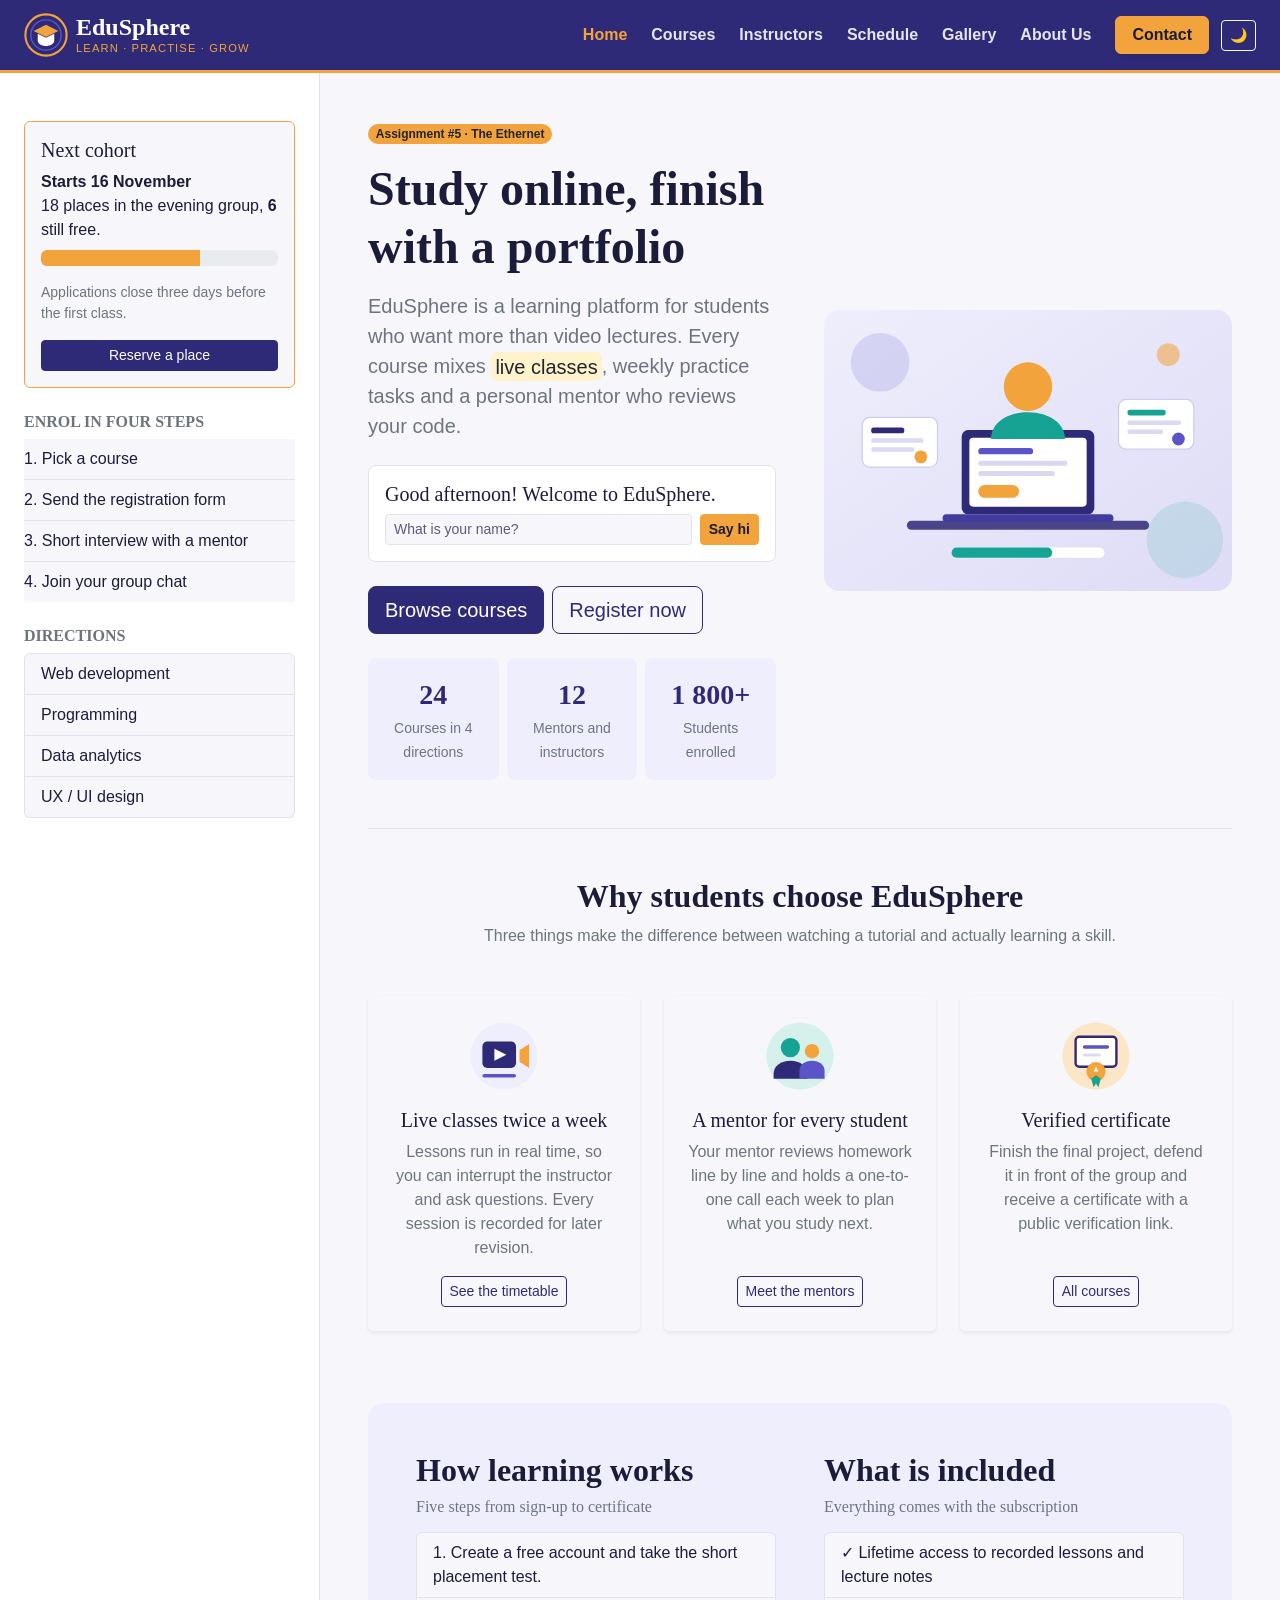
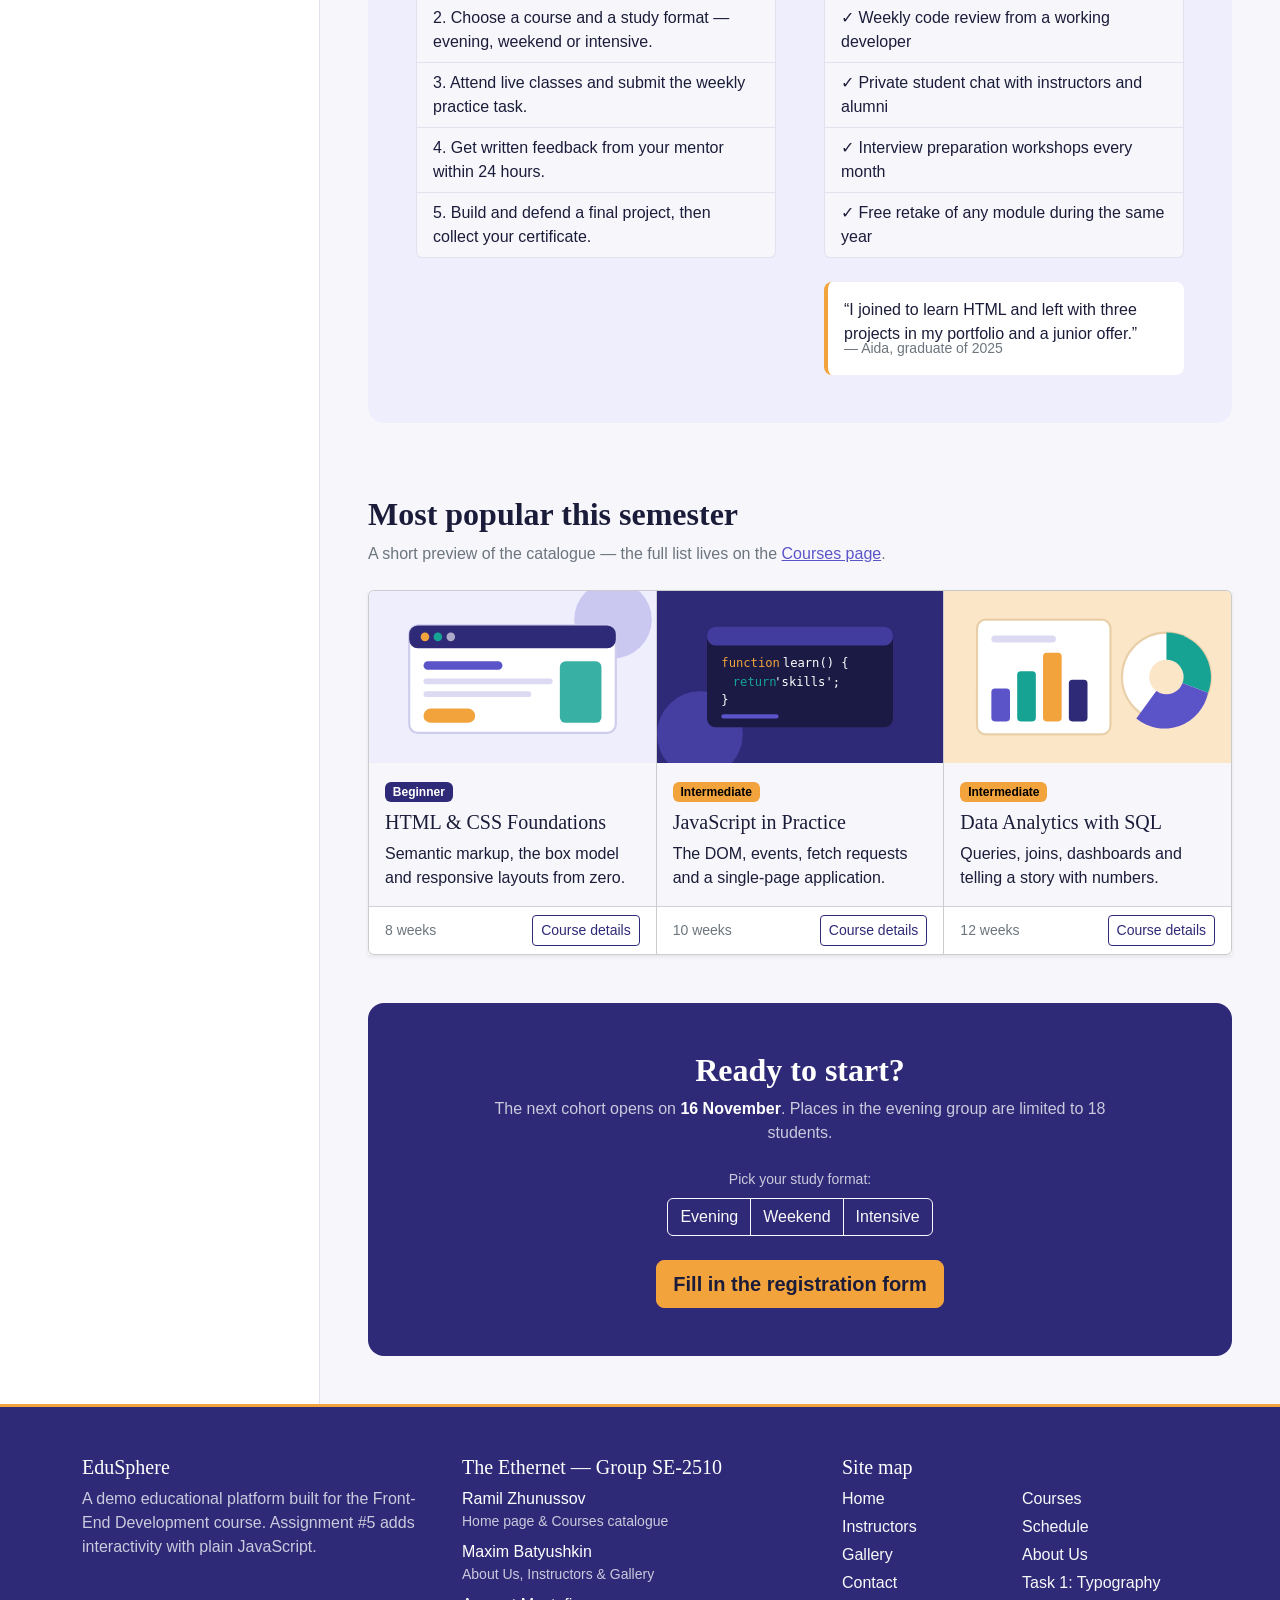
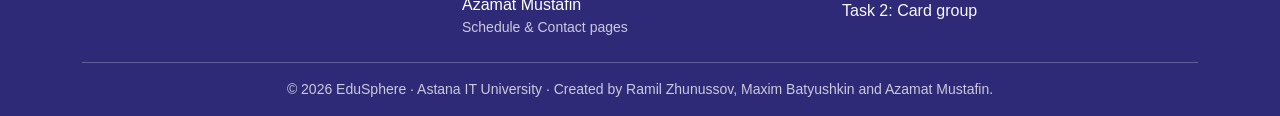
<file: index.html>
<!DOCTYPE html>
<html lang="en">
<head>
  <!-- =====================================================================
       Project : EduSphere — Online Educational Platform
       Team    : The Ethernet (Group SE-2510)
       Members : Ramil Zhunussov, Maxim Batyushkin, Azamat Mustafin
       Page    : index.html — Home
       Author  : Ramil Zhunussov
       Course  : Front-End Development — Assignment #3
                 (Media Queries + Bootstrap Grid)
       Styles  : Bootstrap 5.3 (CDN) + css/bootstrap-theme.css (colours only)

       ASSIGNMENT #3 TASKS ON THIS PAGE
       Task 3  Grid      -> hero (col-lg-6 x2), features (col-lg-4 x3),
                            main + sidebar (col-lg-9 / col-lg-3)
       Task 4  Spacing   -> only m-* / p-* / g-* / gap-* utilities,
                            responsive ones: py-lg-5, mt-lg-4, px-sm-2 ...
       Task 5  Navbar    -> <nav class="navbar navbar-expand-lg"> + toggler
       Task 6  Buttons   -> btn-primary, btn-warning, btn-outline-*, btn-lg,
                            btn-sm, btn-group (study formats)
       Task 8  Cards     -> feature cards + card-group "Most popular"
       Task 10 A11y      -> skip link, <nav>, <main>, <aside>, aria-*, alt

       ASSIGNMENT #5 (JavaScript) ON THIS PAGE — js/main.js + js/home.js
       Greeting  -> time-of-day greeting (switch) + name form (getElementById)
       Cohort    -> "cohort" object with methods drives the sidebar card,
                    progress bar width changes through style.width
       Shared    -> Day/Night theme, arrow-key navbar, sound effects
       ===================================================================== -->
  <meta charset="UTF-8">
  <meta name="viewport" content="width=device-width, initial-scale=1.0">
  <meta name="description" content="EduSphere is a student-built online learning platform with live classes, mentors and project-based courses.">
  <meta name="author" content="The Ethernet">
  <title>EduSphere — Learn Online, Build Real Projects</title>
  <link rel="icon" href="images/logo.svg" type="image/svg+xml">
  <!-- 1) Bootstrap first, 2) our theme second, so our variables win -->
  <link rel="stylesheet" href="https://cdn.jsdelivr.net/npm/bootstrap@5.3.3/dist/css/bootstrap.min.css">
  <link rel="stylesheet" href="css/bootstrap-theme.css">
  <link rel="stylesheet" href="css/interactive.css">
</head>
<body>

  <!-- TASK 10: Bootstrap helper — hidden until it receives keyboard focus -->
  <a class="visually-hidden-focusable position-absolute top-0 start-0 m-2 p-2 bg-warning text-dark rounded z-3" href="#main">Skip to main content</a>

  <!-- ============================ TASK 5 · NAVBAR ========================
       navbar-expand-lg : links in a row from 992px, hamburger below that
       data-bs-theme="dark" : light text and a white toggler icon
       ===================================================================== -->
  <header>
    <nav class="navbar navbar-expand-lg bg-edu border-bottom border-3 border-warning py-2" data-bs-theme="dark" aria-label="Main navigation">
      <div class="container-fluid px-3 px-lg-4">
        <a class="navbar-brand d-flex align-items-center gap-2" href="index.html">
          <img src="images/logo.svg" alt="EduSphere logo: a graduation cap inside a circle" width="44" height="44">
          <span class="d-flex flex-column lh-1">
            <span class="fs-4 fw-bold font-serif">EduSphere</span>
            <small class="text-warning text-uppercase brand-tagline mt-1">Learn · Practise · Grow</small>
          </span>
        </a>

        <button class="navbar-toggler" type="button" data-bs-toggle="collapse" data-bs-target="#mainNav"
                aria-controls="mainNav" aria-expanded="false" aria-label="Toggle navigation">
          <span class="navbar-toggler-icon"></span>
        </button>

        <div class="collapse navbar-collapse" id="mainNav">
          <ul class="navbar-nav ms-auto align-items-lg-center gap-lg-2 fw-semibold py-3 py-lg-0">
            <li class="nav-item"><a class="nav-link active" aria-current="page" href="index.html">Home</a></li>
            <li class="nav-item"><a class="nav-link" href="courses.html">Courses</a></li>
            <li class="nav-item"><a class="nav-link" href="instructors.html">Instructors</a></li>
            <li class="nav-item"><a class="nav-link" href="schedule.html">Schedule</a></li>
            <li class="nav-item"><a class="nav-link" href="gallery.html">Gallery</a></li>
            <li class="nav-item"><a class="nav-link" href="about.html">About Us</a></li>
            <li class="nav-item ms-lg-2 mt-2 mt-lg-0">
              <a class="btn btn-warning fw-semibold px-3 shadow-sm" href="contact.html">Contact</a>
            </li>
            <li class="nav-item ms-lg-1 mt-2 mt-lg-0">
              <!-- ASSIGNMENT #5: Day / Night theme switch (js/main.js) -->
              <button id="theme-toggle" class="btn btn-outline-light btn-sm" type="button" aria-label="Switch to night theme">🌙</button>
            </li>
          </ul>
        </div>
      </div>
    </nav>
  </header>

  <!-- ===================== TASK 3 · PAGE GRID ===========================
       container-fluid > row > main (col-lg-9) + aside (col-lg-3).
       <main> comes first in the HTML (screen readers reach content first);
       order-lg-first paints the sidebar on the LEFT on large screens.
       On phones and tablets the sidebar simply drops below the content.
       ===================================================================== -->
  <div class="container-fluid">
    <div class="row">

      <main id="main" class="col-lg-9 px-3 px-sm-4 px-lg-5">

        <!-- ============== HERO · TASK 3: two columns (col-lg-6) ============= -->
        <section class="py-4 py-lg-5" aria-labelledby="hero-title">
          <div class="row align-items-center g-4 g-lg-5">
            <div class="col-12 col-lg-6">
              <span class="badge rounded-pill bg-warning text-dark mb-3">Assignment #5 · The Ethernet</span>
              <h1 id="hero-title" class="display-5 fw-bold mb-3">Study online, finish with a portfolio</h1>
              <p class="lead text-secondary mb-4">
                EduSphere is a learning platform for students who want more than video
                lectures. Every course mixes <mark class="px-1 rounded">live classes</mark>,
                weekly practice tasks and a personal mentor who reviews your code.
              </p>

              <!-- ASSIGNMENT #5: greeting changes with the time of day and the
                   visitor's name (js/home.js) -->
              <div class="greeting-box bg-white border rounded-3 p-3 mb-4">
                <p id="greeting" class="h5 font-serif mb-2" aria-live="polite">Welcome to EduSphere!</p>
                <form id="name-form" class="d-flex gap-2">
                  <label for="visitor-name" class="visually-hidden">Your name</label>
                  <input id="visitor-name" class="form-control form-control-sm" type="text" placeholder="What is your name?" maxlength="30" autocomplete="given-name">
                  <button class="btn btn-warning btn-sm fw-semibold text-nowrap" type="submit">Say hi</button>
                </form>
              </div>

              <!-- TASK 6: large buttons, solid + outline -->
              <div class="d-flex flex-wrap gap-2 mb-4">
                <a class="btn btn-primary btn-lg" href="courses.html">Browse courses</a>
                <a class="btn btn-outline-primary btn-lg" href="contact.html">Register now</a>
              </div>

              <!-- stats: row-cols-3 = three equal columns on every screen -->
              <ul class="row row-cols-3 g-2 list-unstyled mb-0 text-center">
                <li class="col">
                  <div class="bg-primary-subtle rounded-3 p-2 p-sm-3 h-100">
                    <strong class="d-block fs-3 font-serif text-primary">24</strong>
                    <span class="small text-secondary">Courses in 4 directions</span>
                  </div>
                </li>
                <li class="col">
                  <div class="bg-primary-subtle rounded-3 p-2 p-sm-3 h-100">
                    <strong class="d-block fs-3 font-serif text-primary">12</strong>
                    <span class="small text-secondary">Mentors and instructors</span>
                  </div>
                </li>
                <li class="col">
                  <div class="bg-primary-subtle rounded-3 p-2 p-sm-3 h-100">
                    <strong class="d-block fs-3 font-serif text-primary">1 800+</strong>
                    <span class="small text-secondary">Students enrolled</span>
                  </div>
                </li>
              </ul>
            </div>

            <div class="col-12 col-md-8 col-lg-6 mx-auto">
              <img class="img-fluid" src="images/hero-learning.svg" alt="Student studying at a laptop surrounded by floating course cards">
            </div>
          </div>
        </section>

        <!-- ====== WHY EDUSPHERE · TASK 3: three columns (col-lg-4) + TASK 8 ====== -->
        <section class="py-4 py-lg-5 border-top" aria-labelledby="why-title">
          <div class="text-center text-measure mx-auto mb-4 mb-lg-5">
            <h2 id="why-title" class="fw-bold">Why students choose EduSphere</h2>
            <p class="text-secondary mb-0">
              Three things make the difference between watching a tutorial and
              actually learning a skill.
            </p>
          </div>

          <!-- col-12 (phone) -> col-md-6 (tablet, 2 per row) -> col-lg-4 (desktop, 3 per row) -->
          <div class="row g-4">
            <div class="col-12 col-md-6 col-lg-4">
              <article class="card h-100 border-0 shadow-sm text-center">
                <div class="card-body d-flex flex-column p-4">
                  <img class="mx-auto mb-3" src="images/icon-live.svg" alt="Play button icon representing live video lessons" width="72" height="72">
                  <h3 class="card-title h5">Live classes twice a week</h3>
                  <p class="card-text text-secondary">
                    Lessons run in real time, so you can interrupt the instructor and
                    ask questions. Every session is recorded for later revision.
                  </p>
                  <!-- mt-auto pushes the button to the bottom of the card -->
                  <a class="btn btn-outline-primary btn-sm mt-auto align-self-center" href="schedule.html">See the timetable</a>
                </div>
              </article>
            </div>

            <div class="col-12 col-md-6 col-lg-4">
              <article class="card h-100 border-0 shadow-sm text-center">
                <div class="card-body d-flex flex-column p-4">
                  <img class="mx-auto mb-3" src="images/icon-mentor.svg" alt="Icon of two people representing personal mentor support" width="72" height="72">
                  <h3 class="card-title h5">A mentor for every student</h3>
                  <p class="card-text text-secondary">
                    Your mentor reviews homework line by line and holds a one-to-one
                    call each week to plan what you study next.
                  </p>
                  <a class="btn btn-outline-primary btn-sm mt-auto align-self-center" href="instructors.html">Meet the mentors</a>
                </div>
              </article>
            </div>

            <div class="col-12 col-md-6 col-lg-4 mx-md-auto">
              <article class="card h-100 border-0 shadow-sm text-center">
                <div class="card-body d-flex flex-column p-4">
                  <img class="mx-auto mb-3" src="images/icon-certificate.svg" alt="Certificate icon representing a verified diploma" width="72" height="72">
                  <h3 class="card-title h5">Verified certificate</h3>
                  <p class="card-text text-secondary">
                    Finish the final project, defend it in front of the group and
                    receive a certificate with a public verification link.
                  </p>
                  <a class="btn btn-outline-primary btn-sm mt-auto align-self-center" href="courses.html">All courses</a>
                </div>
              </article>
            </div>
          </div>
        </section>

        <!-- ============ HOW IT WORKS · TASK 3: two columns (col-lg-6) ============ -->
        <section class="bg-primary-subtle rounded-4 p-3 p-sm-4 p-lg-5 my-4 mt-lg-4" aria-labelledby="how-title">
          <div class="row g-4 g-lg-5">
            <div class="col-12 col-lg-6">
              <h2 id="how-title" class="fw-bold">How learning works</h2>
              <h3 class="h6 text-secondary mb-3">Five steps from sign-up to certificate</h3>
              <!-- ORDERED LIST: Bootstrap numbers the items (list-group-numbered) -->
              <ol class="list-group list-group-numbered">
                <li class="list-group-item">Create a free account and take the short placement test.</li>
                <li class="list-group-item">Choose a course and a study format — evening, weekend or intensive.</li>
                <li class="list-group-item">Attend live classes and submit the weekly practice task.</li>
                <li class="list-group-item">Get written feedback from your mentor within 24 hours.</li>
                <li class="list-group-item">Build and defend a final project, then collect your certificate.</li>
              </ol>
            </div>

            <div class="col-12 col-lg-6">
              <h2 class="fw-bold">What is included</h2>
              <h3 class="h6 text-secondary mb-3">Everything comes with the subscription</h3>
              <!-- UNORDERED LIST: the order of these features does not matter -->
              <ul class="list-group mb-4">
                <li class="list-group-item">&#10003; Lifetime access to recorded lessons and lecture notes</li>
                <li class="list-group-item">&#10003; Weekly code review from a working developer</li>
                <li class="list-group-item">&#10003; Private student chat with instructors and alumni</li>
                <li class="list-group-item">&#10003; Interview preparation workshops every month</li>
                <li class="list-group-item">&#10003; Free retake of any module during the same year</li>
              </ul>

              <figure class="bg-white rounded-3 border-start border-4 border-warning p-3 mb-0">
                <blockquote class="blockquote fs-6 mb-2">
                  <p class="mb-0">&ldquo;I joined to learn HTML and left with three projects in my
                  portfolio and a junior offer.&rdquo;</p>
                </blockquote>
                <figcaption class="blockquote-footer mb-0">Aida, graduate of 2025</figcaption>
              </figure>
            </div>
          </div>
        </section>

        <!-- ============ POPULAR COURSES · TASK 8: card-group ============ -->
        <section class="py-4 py-lg-5" aria-labelledby="popular-title">
          <div class="mb-4">
            <h2 id="popular-title" class="fw-bold">Most popular this semester</h2>
            <p class="text-secondary mb-0">
              A short preview of the catalogue — the full list lives on the
              <a href="courses.html">Courses page</a>.
            </p>
          </div>

          <!-- card-group: cards are glued together and share one height.
               Below 576px Bootstrap stacks them vertically automatically. -->
          <div class="card-group shadow-sm">
            <article class="card">
              <img class="card-img-top" src="images/course-web.svg" alt="Browser window representing the HTML and CSS foundations course">
              <div class="card-body">
                <span class="badge text-bg-primary mb-2">Beginner</span>
                <h3 class="card-title h5">HTML &amp; CSS Foundations</h3>
                <p class="card-text">Semantic markup, the box model and responsive layouts from zero.</p>
              </div>
              <div class="card-footer bg-white d-flex justify-content-between align-items-center gap-2">
                <small class="text-secondary">8 weeks</small>
                <a class="btn btn-outline-primary btn-sm" href="courses.html">Course details</a>
              </div>
            </article>

            <article class="card">
              <img class="card-img-top" src="images/course-js.svg" alt="Code editor showing a JavaScript function">
              <div class="card-body">
                <span class="badge text-bg-warning mb-2">Intermediate</span>
                <h3 class="card-title h5">JavaScript in Practice</h3>
                <p class="card-text">The DOM, events, fetch requests and a single-page application.</p>
              </div>
              <div class="card-footer bg-white d-flex justify-content-between align-items-center gap-2">
                <small class="text-secondary">10 weeks</small>
                <a class="btn btn-outline-primary btn-sm" href="courses.html">Course details</a>
              </div>
            </article>

            <article class="card">
              <img class="card-img-top" src="images/course-data.svg" alt="Dashboard with bar and pie charts representing data analytics">
              <div class="card-body">
                <span class="badge text-bg-warning mb-2">Intermediate</span>
                <h3 class="card-title h5">Data Analytics with SQL</h3>
                <p class="card-text">Queries, joins, dashboards and telling a story with numbers.</p>
              </div>
              <div class="card-footer bg-white d-flex justify-content-between align-items-center gap-2">
                <small class="text-secondary">12 weeks</small>
                <a class="btn btn-outline-primary btn-sm" href="courses.html">Course details</a>
              </div>
            </article>
          </div>
        </section>

        <!-- ============ CTA · TASK 6: btn-group of related buttons ============ -->
        <section class="bg-edu text-white rounded-4 text-center p-4 p-lg-5 mb-4 mb-lg-5" aria-labelledby="cta-title">
          <h2 id="cta-title" class="fw-bold">Ready to start?</h2>
          <p class="text-measure mx-auto mb-4 text-white text-opacity-75">
            The next cohort opens on <strong class="text-white">16 November</strong>.
            Places in the evening group are limited to 18 students.
          </p>

          <p class="small mb-2 text-white text-opacity-75" id="format-label">Pick your study format:</p>
          <!-- btn-group: three related choices glued into one control -->
          <div class="btn-group mb-4" role="group" aria-labelledby="format-label">
            <a class="btn btn-outline-light" href="schedule.html">Evening</a>
            <a class="btn btn-outline-light" href="schedule.html">Weekend</a>
            <a class="btn btn-outline-light" href="schedule.html">Intensive</a>
          </div>

          <div class="d-flex flex-column flex-sm-row justify-content-center gap-2">
            <a class="btn btn-warning btn-lg fw-semibold" href="contact.html">Fill in the registration form</a>
          </div>
        </section>

      </main>

      <!-- =================== SIDEBAR · col-lg-3, left on desktop =================== -->
      <aside class="col-lg-3 order-lg-first bg-white border-end px-3 px-sm-4 py-4 py-lg-5" aria-label="Enrolment information">
        <div class="d-flex flex-column gap-4">
          <div class="card border-warning">
            <div class="card-body">
              <h2 class="h5 card-title">Next cohort</h2>
              <p class="card-text mb-2"><strong>Starts 16 November</strong><br>
                <span id="places-text">18 places in the evening group, 12 are already taken.</span></p>
              <!-- Bootstrap progress bar shows 12 of 18 places taken -->
              <!-- ASSIGNMENT #5: the width is set from JavaScript (no inline style) -->
              <div id="places-progress" class="progress mb-3" role="progressbar" aria-label="Places taken" aria-valuenow="67" aria-valuemin="0" aria-valuemax="100">
                <div id="places-bar" class="progress-bar bg-warning"></div>
              </div>
              <p class="card-text small text-secondary">Applications close three days before the first class.</p>
              <p id="reserve-message" class="small fw-semibold text-success mb-2" aria-live="polite"></p>
              <button id="reserve-btn" class="btn btn-primary btn-sm w-100" type="button">Reserve a place</button>
            </div>
          </div>

          <div>
            <h2 class="h6 fw-bold text-uppercase text-secondary mb-2">Enrol in four steps</h2>
            <ol class="list-group list-group-numbered list-group-flush">
              <li class="list-group-item px-0">Pick a course</li>
              <li class="list-group-item px-0">Send the registration form</li>
              <li class="list-group-item px-0">Short interview with a mentor</li>
              <li class="list-group-item px-0">Join your group chat</li>
            </ol>
          </div>

          <div>
            <h2 class="h6 fw-bold text-uppercase text-secondary mb-2">Directions</h2>
            <div class="list-group">
              <a class="list-group-item list-group-item-action" href="courses.html">Web development</a>
              <a class="list-group-item list-group-item-action" href="courses.html">Programming</a>
              <a class="list-group-item list-group-item-action" href="courses.html">Data analytics</a>
              <a class="list-group-item list-group-item-action" href="courses.html">UX / UI design</a>
            </div>
          </div>
        </div>
      </aside>

    </div>
  </div>

  <!-- ============================ FOOTER ============================
       Assignment rule: names of all team members in the <footer>.
       ================================================================ -->
  <footer class="bg-edu text-white border-top border-3 border-warning pt-5 pb-3">
    <div class="container">
      <div class="row g-4">
        <div class="col-12 col-md-6 col-lg-4">
          <h3 class="h5">EduSphere</h3>
          <p class="text-white text-opacity-75 mb-0">
            A demo educational platform built for the Front-End Development course.
            Assignment #5 adds interactivity with plain JavaScript.
          </p>
        </div>

        <div class="col-12 col-md-6 col-lg-4">
          <h3 class="h5">The Ethernet — Group SE-2510</h3>
          <ul class="list-unstyled mb-0">
            <li class="mb-2">Ramil Zhunussov <span class="d-block small text-white text-opacity-75">Home page &amp; Courses catalogue</span></li>
            <li class="mb-2">Maxim Batyushkin <span class="d-block small text-white text-opacity-75">About Us, Instructors &amp; Gallery</span></li>
            <li>Azamat Mustafin <span class="d-block small text-white text-opacity-75">Schedule &amp; Contact pages</span></li>
          </ul>
        </div>

        <nav class="col-12 col-lg-4" aria-label="Site map">
          <h3 class="h5">Site map</h3>
          <ul class="list-unstyled row row-cols-2 g-1 mb-0">
            <li class="col"><a class="link-light link-underline-opacity-0 link-underline-opacity-100-hover" href="index.html">Home</a></li>
            <li class="col"><a class="link-light link-underline-opacity-0 link-underline-opacity-100-hover" href="courses.html">Courses</a></li>
            <li class="col"><a class="link-light link-underline-opacity-0 link-underline-opacity-100-hover" href="instructors.html">Instructors</a></li>
            <li class="col"><a class="link-light link-underline-opacity-0 link-underline-opacity-100-hover" href="schedule.html">Schedule</a></li>
            <li class="col"><a class="link-light link-underline-opacity-0 link-underline-opacity-100-hover" href="gallery.html">Gallery</a></li>
            <li class="col"><a class="link-light link-underline-opacity-0 link-underline-opacity-100-hover" href="about.html">About Us</a></li>
            <li class="col"><a class="link-light link-underline-opacity-0 link-underline-opacity-100-hover" href="contact.html">Contact</a></li>
            <li class="col"><a class="link-light link-underline-opacity-0 link-underline-opacity-100-hover" href="task1-typography.html">Task 1: Typography</a></li>
            <li class="col"><a class="link-light link-underline-opacity-0 link-underline-opacity-100-hover" href="task2-cards.html">Task 2: Card group</a></li>
          </ul>
        </nav>
      </div>

      <p class="border-top border-light border-opacity-25 small text-white text-opacity-75 text-center pt-3 mt-4 mb-0">
        &copy; 2026 EduSphere · Astana IT University · Created by Ramil Zhunussov,
        Maxim Batyushkin and Azamat Mustafin.
      </p>
    </div>
  </footer>

  <!-- Bootstrap JS (includes Popper) — needed for the navbar hamburger -->
  <script src="https://cdn.jsdelivr.net/npm/bootstrap@5.3.3/dist/js/bootstrap.bundle.min.js"></script>
  <script src="js/main.js"></script>
  <script src="js/home.js"></script>
</body>
</html>
</file>
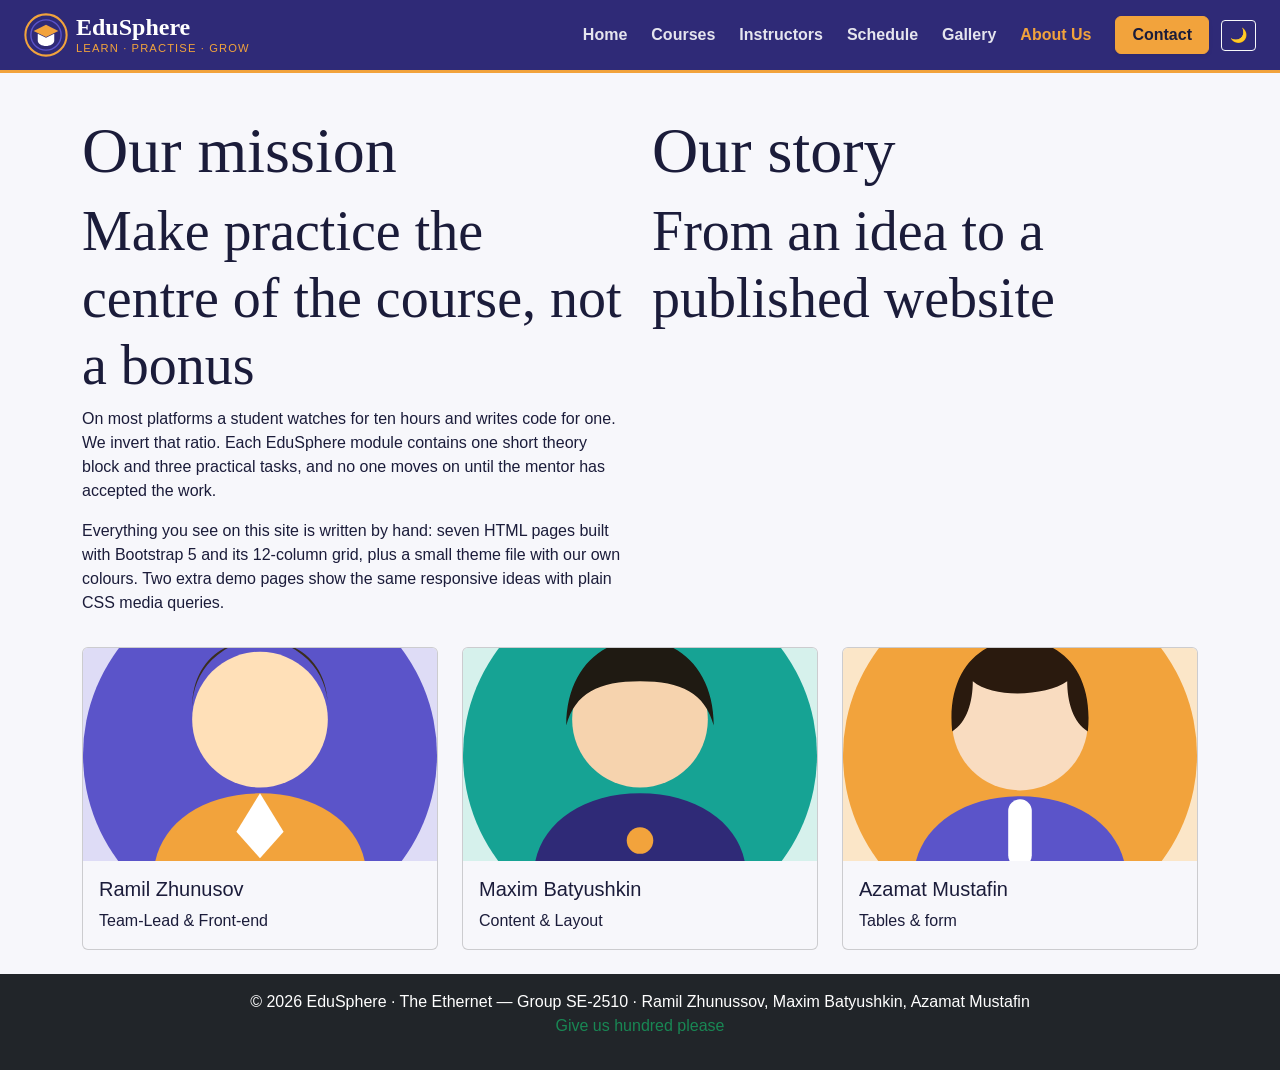
<file: about.html>
<!DOCTYPE html>
<html lang="en">
<head>
  <meta charset="UTF-8">
  <meta name="viewport" content="width=device-width, initial-scale=1.0">
  <title>About Us — EduSphere</title>
  <link href="https://cdn.jsdelivr.net/npm/bootstrap@5.3.3/dist/css/bootstrap.min.css" rel="stylesheet">
    <link rel="stylesheet" href="css/bootstrap-theme.css">
    <link rel="stylesheet" href="css/interactive.css">
</head>
<body>
  <header>
    <nav class="navbar navbar-expand-lg bg-edu border-bottom border-3 border-warning py-2" data-bs-theme="dark" aria-label="Main navigation">
      <div class="container-fluid px-3 px-lg-4">
        <a class="navbar-brand d-flex align-items-center gap-2" href="index.html">
          <img src="images/logo.svg" alt="EduSphere logo: a graduation cap inside a circle" width="44" height="44">
          <span class="d-flex flex-column lh-1">
            <span class="fs-4 fw-bold font-serif">EduSphere</span>
            <small class="text-warning text-uppercase brand-tagline mt-1">Learn · Practise · Grow</small>
          </span>
        </a>

        <button class="navbar-toggler" type="button" data-bs-toggle="collapse" data-bs-target="#mainNav"
                aria-controls="mainNav" aria-expanded="false" aria-label="Toggle navigation">
          <span class="navbar-toggler-icon"></span>
        </button>

        <div class="collapse navbar-collapse" id="mainNav">
          <ul class="navbar-nav ms-auto align-items-lg-center gap-lg-2 fw-semibold py-3 py-lg-0">
            <li class="nav-item"><a class="nav-link" href="index.html">Home</a></li>
            <li class="nav-item"><a class="nav-link" href="courses.html">Courses</a></li>
            <li class="nav-item"><a class="nav-link" href="instructors.html">Instructors</a></li>
            <li class="nav-item"><a class="nav-link" href="schedule.html">Schedule</a></li>
            <li class="nav-item"><a class="nav-link" href="gallery.html">Gallery</a></li>
            <li class="nav-item"><a class="nav-link active" aria-current="page" href="about.html">About Us</a></li>
            <li class="nav-item ms-lg-2 mt-2 mt-lg-0">
              <a class="btn btn-warning fw-semibold px-3 shadow-sm" href="contact.html">Contact</a>
            </li>
            <li class="nav-item ms-lg-1 mt-2 mt-lg-0">
              <!-- ASSIGNMENT #5: Day / Night theme switch (js/main.js) -->
              <button id="theme-toggle" class="btn btn-outline-light btn-sm" type="button" aria-label="Switch to night theme">🌙</button>
            </li>
          </ul>
        </div>
      </div>
    </nav>
  </header>

  <main>
    <section class="py-3">
      <div class="container">
        <div class="row mt-4">
          <div class="col-lg-6">
            <h1 class="display-3">Our mission</h1>
            <h1 class="display-4">Make practice the centre of the course, not a bonus</h1>
            <p>On most platforms a student watches for ten hours and writes code for one. We invert that ratio. Each EduSphere module contains one short theory block and three practical tasks, and no one moves on until the mentor has accepted the work.</p>
            <p>Everything you see on this site is written by hand: seven HTML pages built with Bootstrap 5 and its 12-column grid, plus a small theme file with our own colours. Two extra demo pages show the same responsive ideas with plain CSS media queries.</p>

          </div>
          <div class="col-lg-6">
            <h1 class="display-3">Our story</h1>
            <h1 class="display-4">From an idea to a published website</h1>
          </div>
        </div>
      </div>
    </section>
    
    <section>
      <div class="container">

      <div class="row">
      
      <div class="col-lg-4">
      <div class="card">
        <img class="card-img-top" src="images/avatar-member-1.svg" alt="Maxim">
        <div class="card-body">
          <h5 class="card-title">
            Ramil Zhunusov
          </h5>
          <p class="card-text">
            Team-Lead & Front-end
          </p>
        </div>
        </div>
        

      </div>
      <div class="col-lg-4">
      <div class="card">
        <img class="card-img-top" src="images/avatar-member-2.svg" alt="Maxim">
        <div class="card-body">
          <h5 class="card-title">
            Maxim Batyushkin
          </h5>
          <p class="card-text">
            Content & Layout
          </p>
        </div>
        </div>

        

      </div>

      <div class="col-lg-4">
      <div class="card">
        <img class="card-img-top" src="images/avatar-member-3.svg" alt="Maxim">
        <div class="card-body">
          <h5 class="card-title">
            Azamat Mustafin
          </h5>
          <p class="card-text">
            Tables & form
          </p>
        </div>
        </div>
      </div>
      </div>
      </div> 

    </section>
  </main>
  <footer class="bg-dark text-white text-center py-3 mt-4">
  <div class="container">
    <p class="mb-0">&copy; 2026 EduSphere · The Ethernet — Group SE-2510 · Ramil Zhunussov, Maxim Batyushkin, Azamat Mustafin</p>
    <p class="text-success">Give us hundred please</p>
  </div>
</footer>

  <script src="https://cdn.jsdelivr.net/npm/bootstrap@5.3.3/dist/js/bootstrap.bundle.min.js"></script>

  <script src="js/main.js"></script>
</body>
</html>
</file>
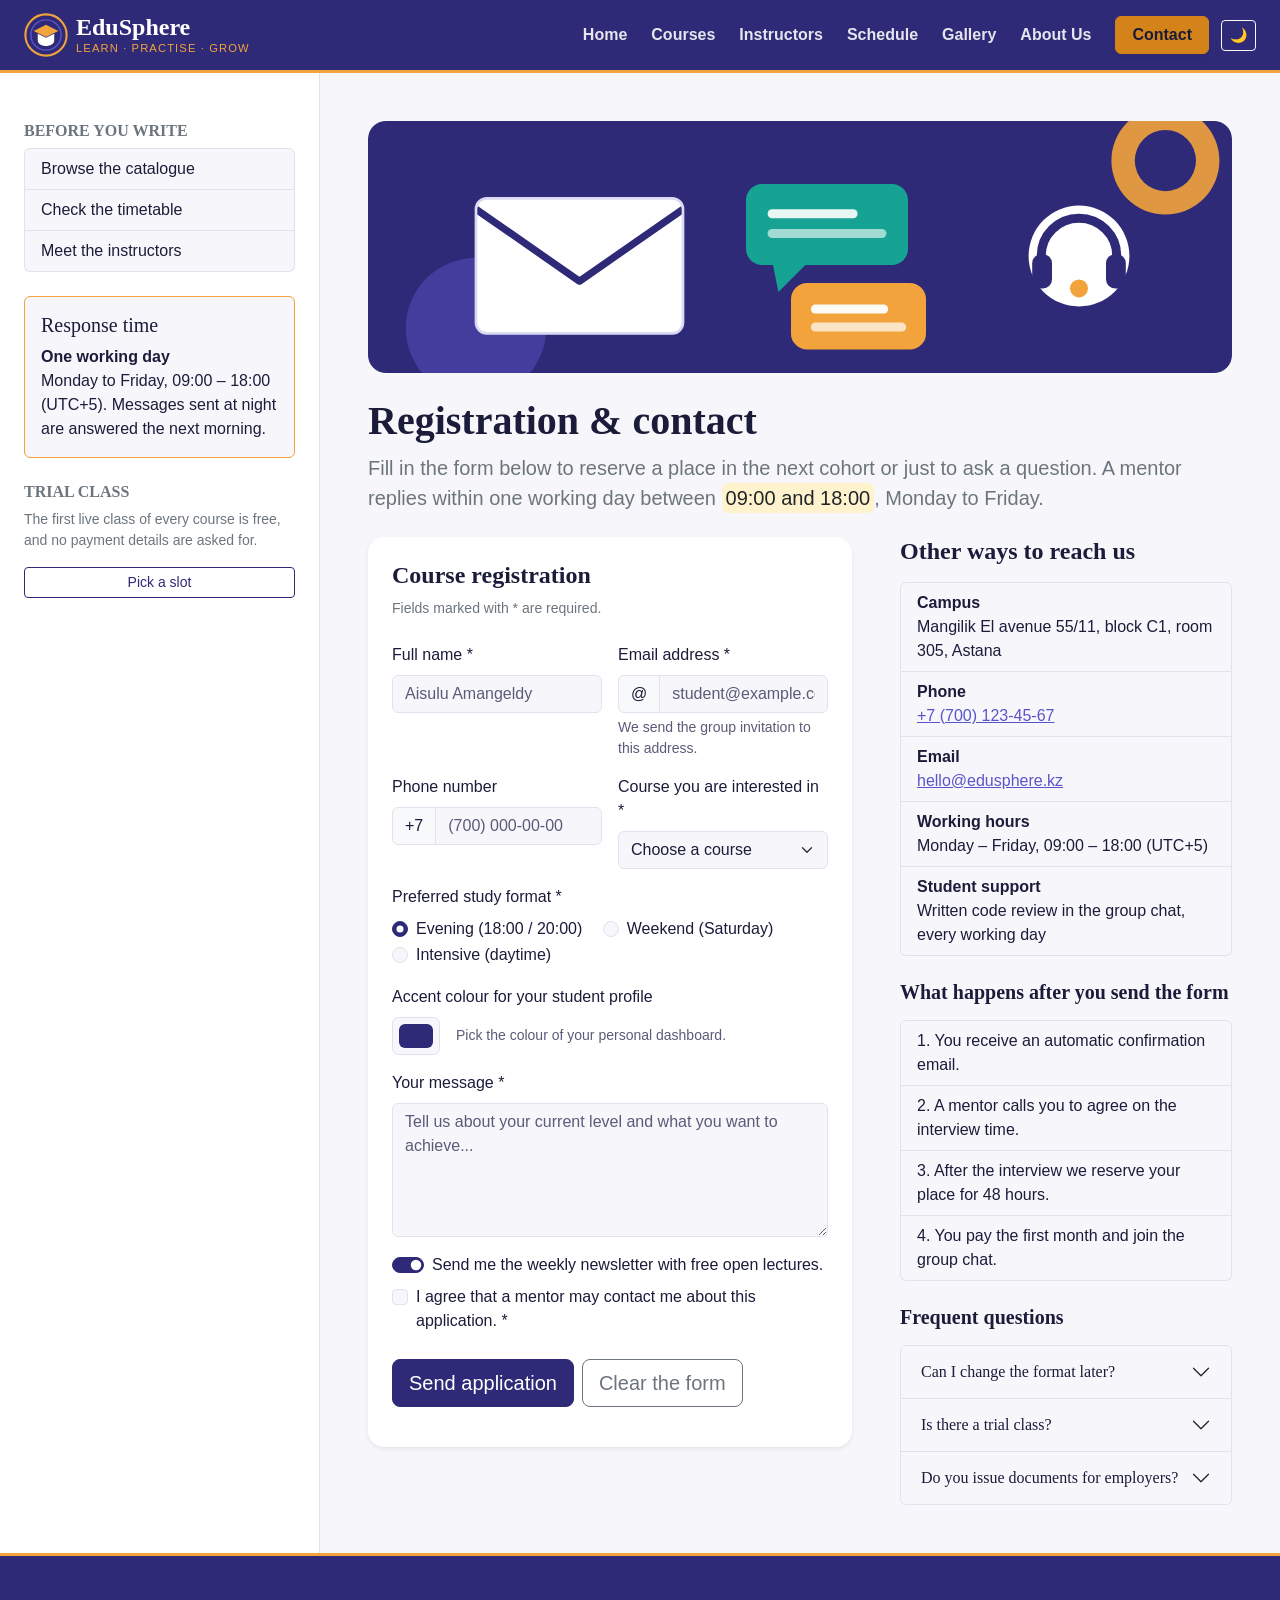
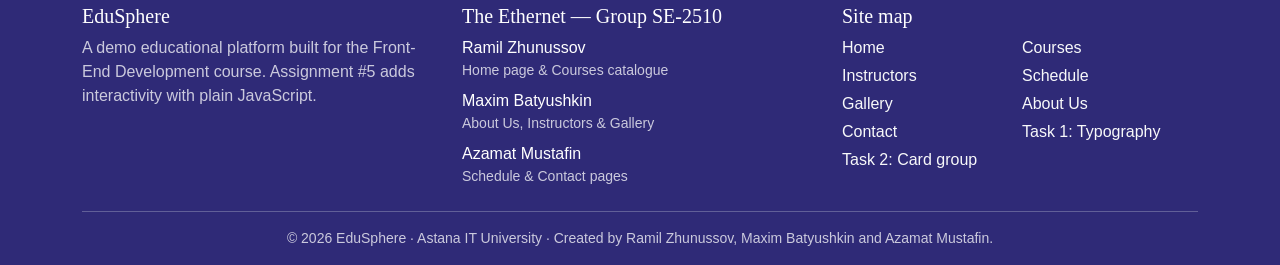
<file: contact.html>
<!DOCTYPE html>
<html lang="en">
<head>
  <!-- =====================================================================
       Project : EduSphere — Online Educational Platform
       Team    : The Ethernet (Group SE-2510)
       Members : Ramil Zhunussov, Maxim Batyushkin, Azamat Mustafin
       Page    : contact.html — Registration &amp; contact
       Author  : Azamat Mustafin
       Course  : Front-End Development — Assignment #3
                 (Media Queries + Bootstrap Grid)
       Styles  : Bootstrap 5.3 (CDN) + css/bootstrap-theme.css (colours only)

       ASSIGNMENT #3 TASKS ON THIS PAGE
       Task 3  Grid      -> form col-lg-7 + details col-lg-5,
                            name/email fields col-md-6, page col-lg-9 / col-lg-3
       Task 4  Spacing   -> only m-* / p-* / g-* / gap-* utilities
       Task 5  Navbar    -> shared Bootstrap navbar
       Task 6  Buttons   -> btn-primary btn-lg, btn-outline-secondary, btn-sm
       Task 9  Form      -> form-control, form-select, input-group, form-check
                            (radio, checkbox, switch), form-control-color,
                            Bootstrap validation (was-validated)
       Task 10 A11y      -> every input has <label>, aria-describedby hints,
                            fieldset + legend for the radio group
       ===================================================================== -->
  <meta charset="UTF-8">
  <meta name="viewport" content="width=device-width, initial-scale=1.0">
  <meta name="description" content="Register for an EduSphere course or ask a question using our contact form. Campus address, phone numbers and answers to frequent questions.">
  <meta name="author" content="The Ethernet">
  <title>Contact &amp; Registration — EduSphere</title>
  <link rel="icon" href="images/logo.svg" type="image/svg+xml">
  <link rel="stylesheet" href="https://cdn.jsdelivr.net/npm/bootstrap@5.3.3/dist/css/bootstrap.min.css">
  <link rel="stylesheet" href="css/bootstrap-theme.css">
  <link rel="stylesheet" href="css/interactive.css">
</head>
<body>

  <!-- TASK 10: Bootstrap helper — hidden until it receives keyboard focus -->
  <a class="visually-hidden-focusable position-absolute top-0 start-0 m-2 p-2 bg-warning text-dark rounded z-3" href="#main">Skip to main content</a>

  <!-- ============================ TASK 5 · NAVBAR ========================
       navbar-expand-lg : links in a row from 992px, hamburger below that
       data-bs-theme="dark" : light text and a white toggler icon
       ===================================================================== -->
  <header>
    <nav class="navbar navbar-expand-lg bg-edu border-bottom border-3 border-warning py-2" data-bs-theme="dark" aria-label="Main navigation">
      <div class="container-fluid px-3 px-lg-4">
        <a class="navbar-brand d-flex align-items-center gap-2" href="index.html">
          <img src="images/logo.svg" alt="EduSphere logo: a graduation cap inside a circle" width="44" height="44">
          <span class="d-flex flex-column lh-1">
            <span class="fs-4 fw-bold font-serif">EduSphere</span>
            <small class="text-warning text-uppercase brand-tagline mt-1">Learn · Practise · Grow</small>
          </span>
        </a>

        <button class="navbar-toggler" type="button" data-bs-toggle="collapse" data-bs-target="#mainNav"
                aria-controls="mainNav" aria-expanded="false" aria-label="Toggle navigation">
          <span class="navbar-toggler-icon"></span>
        </button>

        <div class="collapse navbar-collapse" id="mainNav">
          <ul class="navbar-nav ms-auto align-items-lg-center gap-lg-2 fw-semibold py-3 py-lg-0">
            <li class="nav-item"><a class="nav-link" href="index.html">Home</a></li>
            <li class="nav-item"><a class="nav-link" href="courses.html">Courses</a></li>
            <li class="nav-item"><a class="nav-link" href="instructors.html">Instructors</a></li>
            <li class="nav-item"><a class="nav-link" href="schedule.html">Schedule</a></li>
            <li class="nav-item"><a class="nav-link" href="gallery.html">Gallery</a></li>
            <li class="nav-item"><a class="nav-link" href="about.html">About Us</a></li>
            <li class="nav-item ms-lg-2 mt-2 mt-lg-0">
              <a class="btn btn-warning fw-semibold px-3 shadow-sm active" aria-current="page" href="contact.html">Contact</a>
            </li>
            <li class="nav-item ms-lg-1 mt-2 mt-lg-0">
              <!-- ASSIGNMENT #5: Day / Night theme switch (js/main.js) -->
              <button id="theme-toggle" class="btn btn-outline-light btn-sm" type="button" aria-label="Switch to night theme">🌙</button>
            </li>
          </ul>
        </div>
      </div>
    </nav>
  </header>

  <!-- ===================== TASK 3 · PAGE GRID ===========================
       main col-lg-9 + sidebar col-lg-3 (sidebar painted left with order-lg-first)
       ===================================================================== -->
  <div class="container-fluid">
    <div class="row">

      <main id="main" class="col-lg-9 px-3 px-sm-4 px-lg-5">

        <section class="py-4 py-lg-5" aria-labelledby="contact-title">
          <img class="img-fluid rounded-4 mb-4" src="images/banner-contact.svg" alt="Envelope, chat bubbles and a support headset representing contact options">

          <h1 id="contact-title" class="fw-bold">Registration &amp; contact</h1>
          <p class="lead text-secondary mb-4">
            Fill in the form below to reserve a place in the next cohort or just
            to ask a question. A mentor replies within one working day between
            <mark class="px-1 rounded">09:00 and 18:00</mark>, Monday to Friday.
          </p>

          <div class="row g-4 g-lg-5">

            <!-- ================== TASK 9 · THE FORM (col-lg-7) ================== -->
            <div class="col-12 col-lg-7">
              <!-- novalidate: the browser bubbles are switched off and Bootstrap
                   shows its own red/green messages (.invalid-feedback) instead -->
              <form id="contact-form" class="bg-white rounded-4 shadow-sm p-3 p-sm-4" action="#" method="post" novalidate>
                <h2 class="h4 fw-bold">Course registration</h2>
                <p class="small text-secondary mb-4">Fields marked with * are required.</p>

                <div class="row g-3">
                  <!-- Text input -->
                  <div class="col-12 col-md-6">
                    <label for="full-name" class="form-label">Full name *</label>
                    <input type="text" class="form-control" id="full-name" name="full-name"
                           placeholder="Aisulu Amangeldy" required minlength="3">
                    <div class="invalid-feedback">Enter at least 3 characters.</div>
                  </div>

                  <!-- Email: input-group with an "@" addon -->
                  <div class="col-12 col-md-6">
                    <label for="email" class="form-label">Email address *</label>
                    <div class="input-group has-validation">
                      <span class="input-group-text" id="email-addon">@</span>
                      <input type="email" class="form-control" id="email" name="email"
                             placeholder="student@example.com" required
                             aria-describedby="email-addon email-hint">
                      <div class="invalid-feedback">Enter a valid email address.</div>
                    </div>
                    <div id="email-hint" class="form-text">We send the group invitation to this address.</div>
                  </div>

                  <!-- Phone: input-group with a country code -->
                  <div class="col-12 col-md-6">
                    <label for="phone" class="form-label">Phone number</label>
                    <div class="input-group">
                      <span class="input-group-text">+7</span>
                      <input type="tel" class="form-control" id="phone" name="phone" placeholder="(700) 000-00-00">
                    </div>
                  </div>

                  <!-- Dropdown -->
                  <div class="col-12 col-md-6">
                    <label for="course" class="form-label">Course you are interested in *</label>
                    <select class="form-select" id="course" name="course" required>
                      <option value="">Choose a course</option>
                      <option value="html-css">HTML &amp; CSS Foundations</option>
                      <option value="javascript">JavaScript in Practice</option>
                      <option value="python">Python for Everyone</option>
                      <option value="sql">Data Analytics with SQL</option>
                      <option value="ux">UX &amp; UI Design Basics</option>
                      <option value="mobile">Mobile Development</option>
                      <option value="instructor">Becoming an instructor</option>
                    </select>
                    <div class="invalid-feedback">Choose one of the courses.</div>
                  </div>

                  <!-- Radio buttons: fieldset + legend = one question for screen readers -->
                  <fieldset class="col-12">
                    <legend class="form-label fs-6 mb-2">Preferred study format *</legend>
                    <div class="form-check form-check-inline">
                      <input class="form-check-input" type="radio" name="format" id="format-evening" value="evening" checked>
                      <label class="form-check-label" for="format-evening">Evening (18:00 / 20:00)</label>
                    </div>
                    <div class="form-check form-check-inline">
                      <input class="form-check-input" type="radio" name="format" id="format-weekend" value="weekend">
                      <label class="form-check-label" for="format-weekend">Weekend (Saturday)</label>
                    </div>
                    <div class="form-check form-check-inline">
                      <input class="form-check-input" type="radio" name="format" id="format-intensive" value="intensive">
                      <label class="form-check-label" for="format-intensive">Intensive (daytime)</label>
                    </div>
                  </fieldset>

                  <!-- Colour picker -->
                  <div class="col-12">
                    <label for="theme-color" class="form-label">Accent colour for your student profile</label>
                    <div class="d-flex align-items-center gap-3">
                      <input type="color" class="form-control form-control-color" id="theme-color" name="theme-color" value="#2f2a77" aria-describedby="color-hint">
                      <span id="color-hint" class="form-text mt-0">Pick the colour of your personal dashboard.</span>
                    </div>
                  </div>

                  <!-- Textarea -->
                  <div class="col-12">
                    <label for="message" class="form-label">Your message *</label>
                    <textarea class="form-control" id="message" name="message" rows="5"
                              placeholder="Tell us about your current level and what you want to achieve..." required></textarea>
                    <div class="invalid-feedback">Write a short message for the mentor.</div>
                  </div>

                  <!-- Checkbox (switch style) + required checkbox -->
                  <div class="col-12">
                    <div class="form-check form-switch mb-2">
                      <input class="form-check-input" type="checkbox" role="switch" id="newsletter" name="newsletter" value="yes" checked>
                      <label class="form-check-label" for="newsletter">Send me the weekly newsletter with free open lectures.</label>
                    </div>
                    <div class="form-check">
                      <input class="form-check-input" type="checkbox" id="agree" name="agree" required>
                      <label class="form-check-label" for="agree">I agree that a mentor may contact me about this application. *</label>
                      <div class="invalid-feedback">Please confirm before sending.</div>
                    </div>
                  </div>

                  <!-- Buttons: full width on phones, side by side from sm -->
                  <div class="col-12 d-grid d-sm-flex gap-2 pt-2">
                    <button type="submit" class="btn btn-primary btn-lg">Send application</button>
                    <button type="reset" class="btn btn-outline-secondary btn-lg">Clear the form</button>
                  </div>

                  <!-- Shown by the script below after a valid submit -->
                  <div class="col-12">
                    <div id="form-success" class="alert alert-success d-none mb-0" role="status">
                      Application sent. A mentor will reply within one working day.
                    </div>
                  </div>
                </div>
              </form>
            </div>

            <!-- ================== CONTACT DETAILS (col-lg-5) ================== -->
            <div class="col-12 col-lg-5">
              <h2 class="h4 fw-bold mb-3">Other ways to reach us</h2>
              <ul class="list-group mb-4">
                <li class="list-group-item"><strong class="d-block">Campus</strong>Mangilik El avenue 55/11, block C1, room 305, Astana</li>
                <li class="list-group-item"><strong class="d-block">Phone</strong><a href="tel:+77001234567">+7 (700) 123-45-67</a></li>
                <li class="list-group-item"><strong class="d-block">Email</strong><a href="mailto:hello@edusphere.kz">hello@edusphere.kz</a></li>
                <li class="list-group-item"><strong class="d-block">Working hours</strong>Monday &ndash; Friday, 09:00 &ndash; 18:00 (UTC+5)</li>
                <li class="list-group-item"><strong class="d-block">Student support</strong>Written code review in the group chat, every working day</li>
              </ul>

              <h3 class="h5 fw-bold mb-3">What happens after you send the form</h3>
              <ol class="list-group list-group-numbered mb-4">
                <li class="list-group-item">You receive an automatic confirmation email.</li>
                <li class="list-group-item">A mentor calls you to agree on the interview time.</li>
                <li class="list-group-item">After the interview we reserve your place for 48 hours.</li>
                <li class="list-group-item">You pay the first month and join the group chat.</li>
              </ol>

              <!-- Bootstrap accordion: each question opens on click -->
              <h3 class="h5 fw-bold mb-3">Frequent questions</h3>
              <div class="accordion" id="faq">
                <div class="accordion-item">
                  <h4 class="accordion-header">
                    <button class="accordion-button collapsed" type="button" data-bs-toggle="collapse" data-bs-target="#faq-1" aria-expanded="false" aria-controls="faq-1">Can I change the format later?</button>
                  </h4>
                  <div id="faq-1" class="accordion-collapse collapse" data-bs-parent="#faq">
                    <div class="accordion-body">Yes, once per module.</div>
                  </div>
                </div>
                <div class="accordion-item">
                  <h4 class="accordion-header">
                    <button class="accordion-button collapsed" type="button" data-bs-toggle="collapse" data-bs-target="#faq-2" aria-expanded="false" aria-controls="faq-2">Is there a trial class?</button>
                  </h4>
                  <div id="faq-2" class="accordion-collapse collapse" data-bs-parent="#faq">
                    <div class="accordion-body">The first live class of every course is free.</div>
                  </div>
                </div>
                <div class="accordion-item">
                  <h4 class="accordion-header">
                    <button class="accordion-button collapsed" type="button" data-bs-toggle="collapse" data-bs-target="#faq-3" aria-expanded="false" aria-controls="faq-3">Do you issue documents for employers?</button>
                  </h4>
                  <div id="faq-3" class="accordion-collapse collapse" data-bs-parent="#faq">
                    <div class="accordion-body">Yes, a certificate with a verification link.</div>
                  </div>
                </div>
              </div>
            </div>

          </div>
        </section>

      </main>

      <!-- =================== SIDEBAR · col-lg-3, left on desktop =================== -->
      <aside class="col-lg-3 order-lg-first bg-white border-end px-3 px-sm-4 py-4 py-lg-5" aria-label="Before you write">
        <div class="d-flex flex-column gap-4">
          <div>
            <h2 class="h6 fw-bold text-uppercase text-secondary mb-2">Before you write</h2>
            <div class="list-group">
              <a class="list-group-item list-group-item-action" href="courses.html">Browse the catalogue</a>
              <a class="list-group-item list-group-item-action" href="schedule.html">Check the timetable</a>
              <a class="list-group-item list-group-item-action" href="instructors.html">Meet the instructors</a>
            </div>
          </div>

          <div class="card border-warning">
            <div class="card-body">
              <h2 class="h5 card-title">Response time</h2>
              <p class="card-text mb-0"><strong>One working day</strong><br>
                Monday to Friday, 09:00 &ndash; 18:00 (UTC+5). Messages sent at
                night are answered the next morning.</p>
            </div>
          </div>

          <div>
            <h2 class="h6 fw-bold text-uppercase text-secondary mb-2">Trial class</h2>
            <p class="small text-secondary">The first live class of every course is free, and no payment
              details are asked for.</p>
            <a class="btn btn-outline-primary btn-sm w-100" href="schedule.html">Pick a slot</a>
          </div>
        </div>
      </aside>

    </div>
  </div>

  <!-- ============================ FOOTER ============================
       Assignment rule: names of all team members in the <footer>.
       ================================================================ -->
  <footer class="bg-edu text-white border-top border-3 border-warning pt-5 pb-3">
    <div class="container">
      <div class="row g-4">
        <div class="col-12 col-md-6 col-lg-4">
          <h3 class="h5">EduSphere</h3>
          <p class="text-white text-opacity-75 mb-0">
            A demo educational platform built for the Front-End Development course.
            Assignment #5 adds interactivity with plain JavaScript.
          </p>
        </div>

        <div class="col-12 col-md-6 col-lg-4">
          <h3 class="h5">The Ethernet — Group SE-2510</h3>
          <ul class="list-unstyled mb-0">
            <li class="mb-2">Ramil Zhunussov <span class="d-block small text-white text-opacity-75">Home page &amp; Courses catalogue</span></li>
            <li class="mb-2">Maxim Batyushkin <span class="d-block small text-white text-opacity-75">About Us, Instructors &amp; Gallery</span></li>
            <li>Azamat Mustafin <span class="d-block small text-white text-opacity-75">Schedule &amp; Contact pages</span></li>
          </ul>
        </div>

        <nav class="col-12 col-lg-4" aria-label="Site map">
          <h3 class="h5">Site map</h3>
          <ul class="list-unstyled row row-cols-2 g-1 mb-0">
            <li class="col"><a class="link-light link-underline-opacity-0 link-underline-opacity-100-hover" href="index.html">Home</a></li>
            <li class="col"><a class="link-light link-underline-opacity-0 link-underline-opacity-100-hover" href="courses.html">Courses</a></li>
            <li class="col"><a class="link-light link-underline-opacity-0 link-underline-opacity-100-hover" href="instructors.html">Instructors</a></li>
            <li class="col"><a class="link-light link-underline-opacity-0 link-underline-opacity-100-hover" href="schedule.html">Schedule</a></li>
            <li class="col"><a class="link-light link-underline-opacity-0 link-underline-opacity-100-hover" href="gallery.html">Gallery</a></li>
            <li class="col"><a class="link-light link-underline-opacity-0 link-underline-opacity-100-hover" href="about.html">About Us</a></li>
            <li class="col"><a class="link-light link-underline-opacity-0 link-underline-opacity-100-hover" href="contact.html">Contact</a></li>
            <li class="col"><a class="link-light link-underline-opacity-0 link-underline-opacity-100-hover" href="task1-typography.html">Task 1: Typography</a></li>
            <li class="col"><a class="link-light link-underline-opacity-0 link-underline-opacity-100-hover" href="task2-cards.html">Task 2: Card group</a></li>
          </ul>
        </nav>
      </div>

      <p class="border-top border-light border-opacity-25 small text-white text-opacity-75 text-center pt-3 mt-4 mb-0">
        &copy; 2026 EduSphere · Astana IT University · Created by Ramil Zhunussov,
        Maxim Batyushkin and Azamat Mustafin.
      </p>
    </div>
  </footer>

  <script src="https://cdn.jsdelivr.net/npm/bootstrap@5.3.3/dist/js/bootstrap.bundle.min.js"></script>

  <script src="js/main.js"></script>

  <!-- Bootstrap form validation (Task 9) — moved to js/contact.js in Assignment #5 -->
  <script src="js/contact.js"></script>
</body>
</html>
</file>
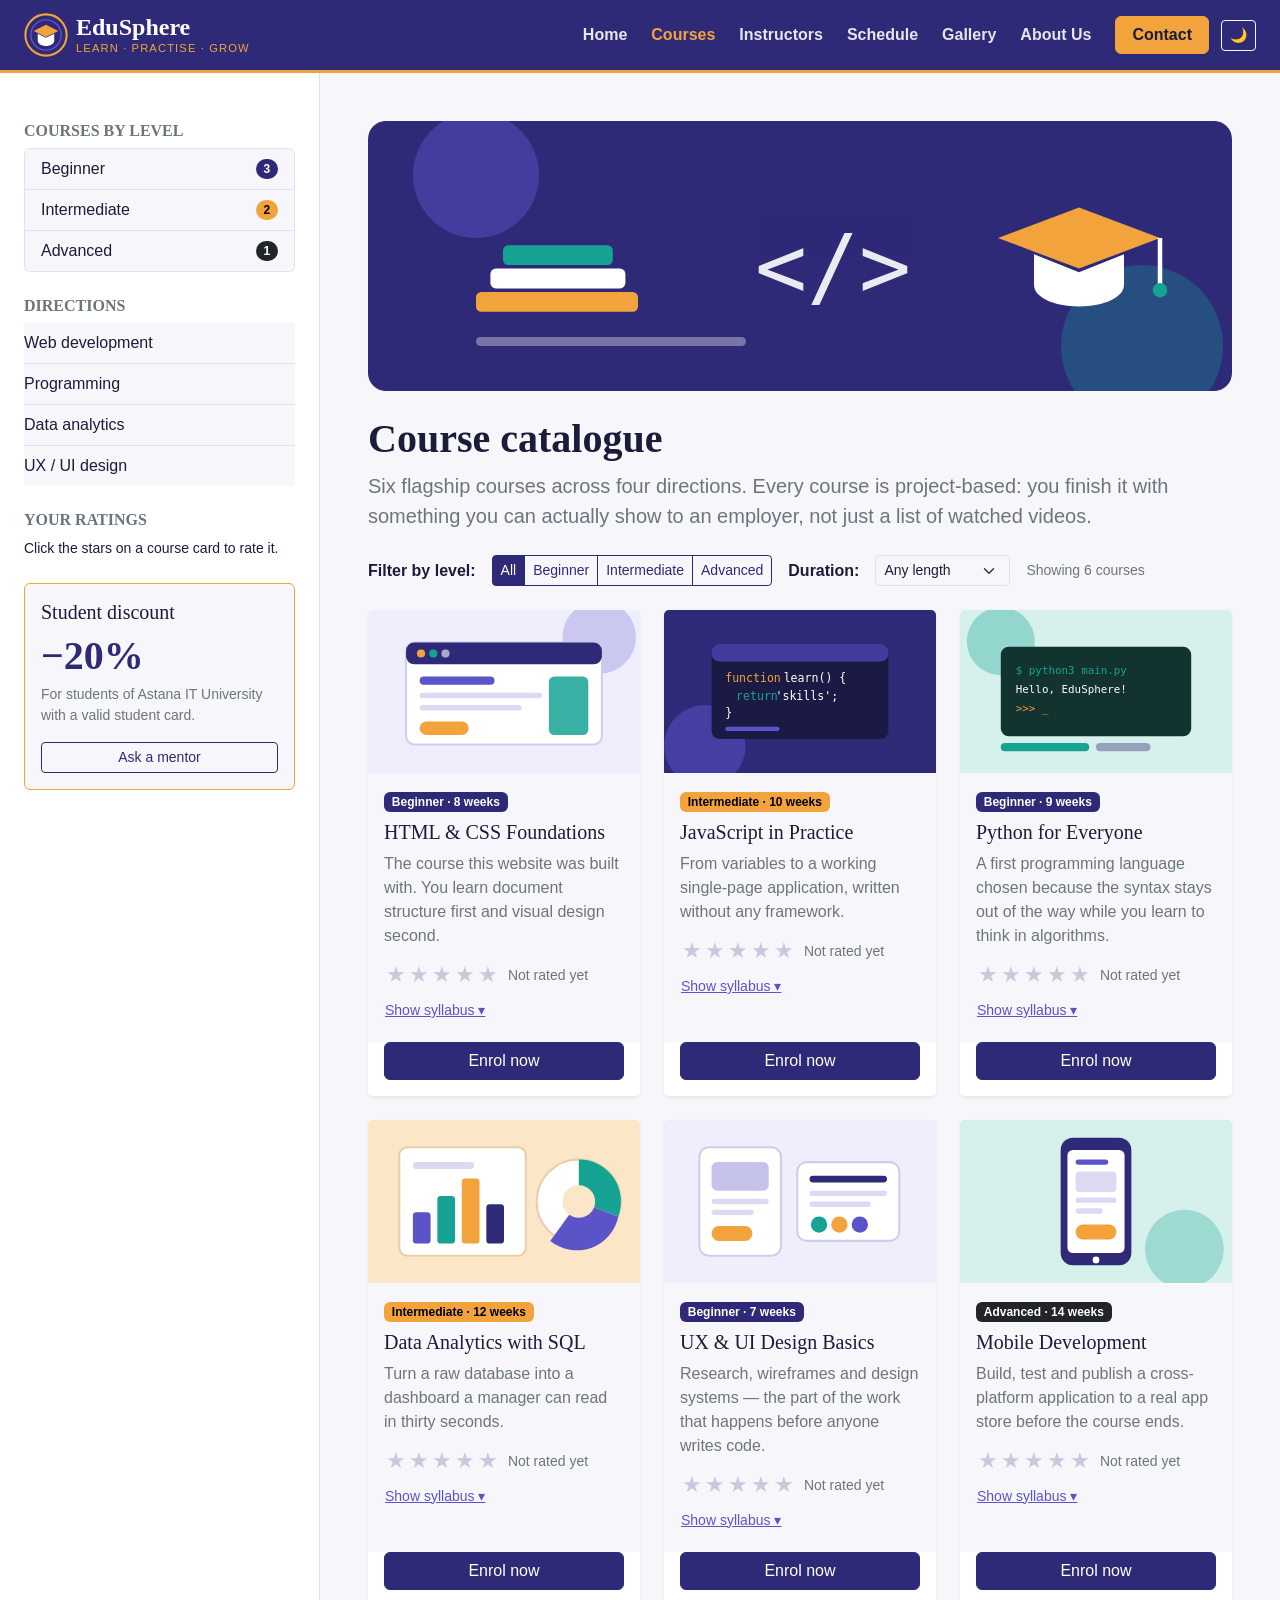
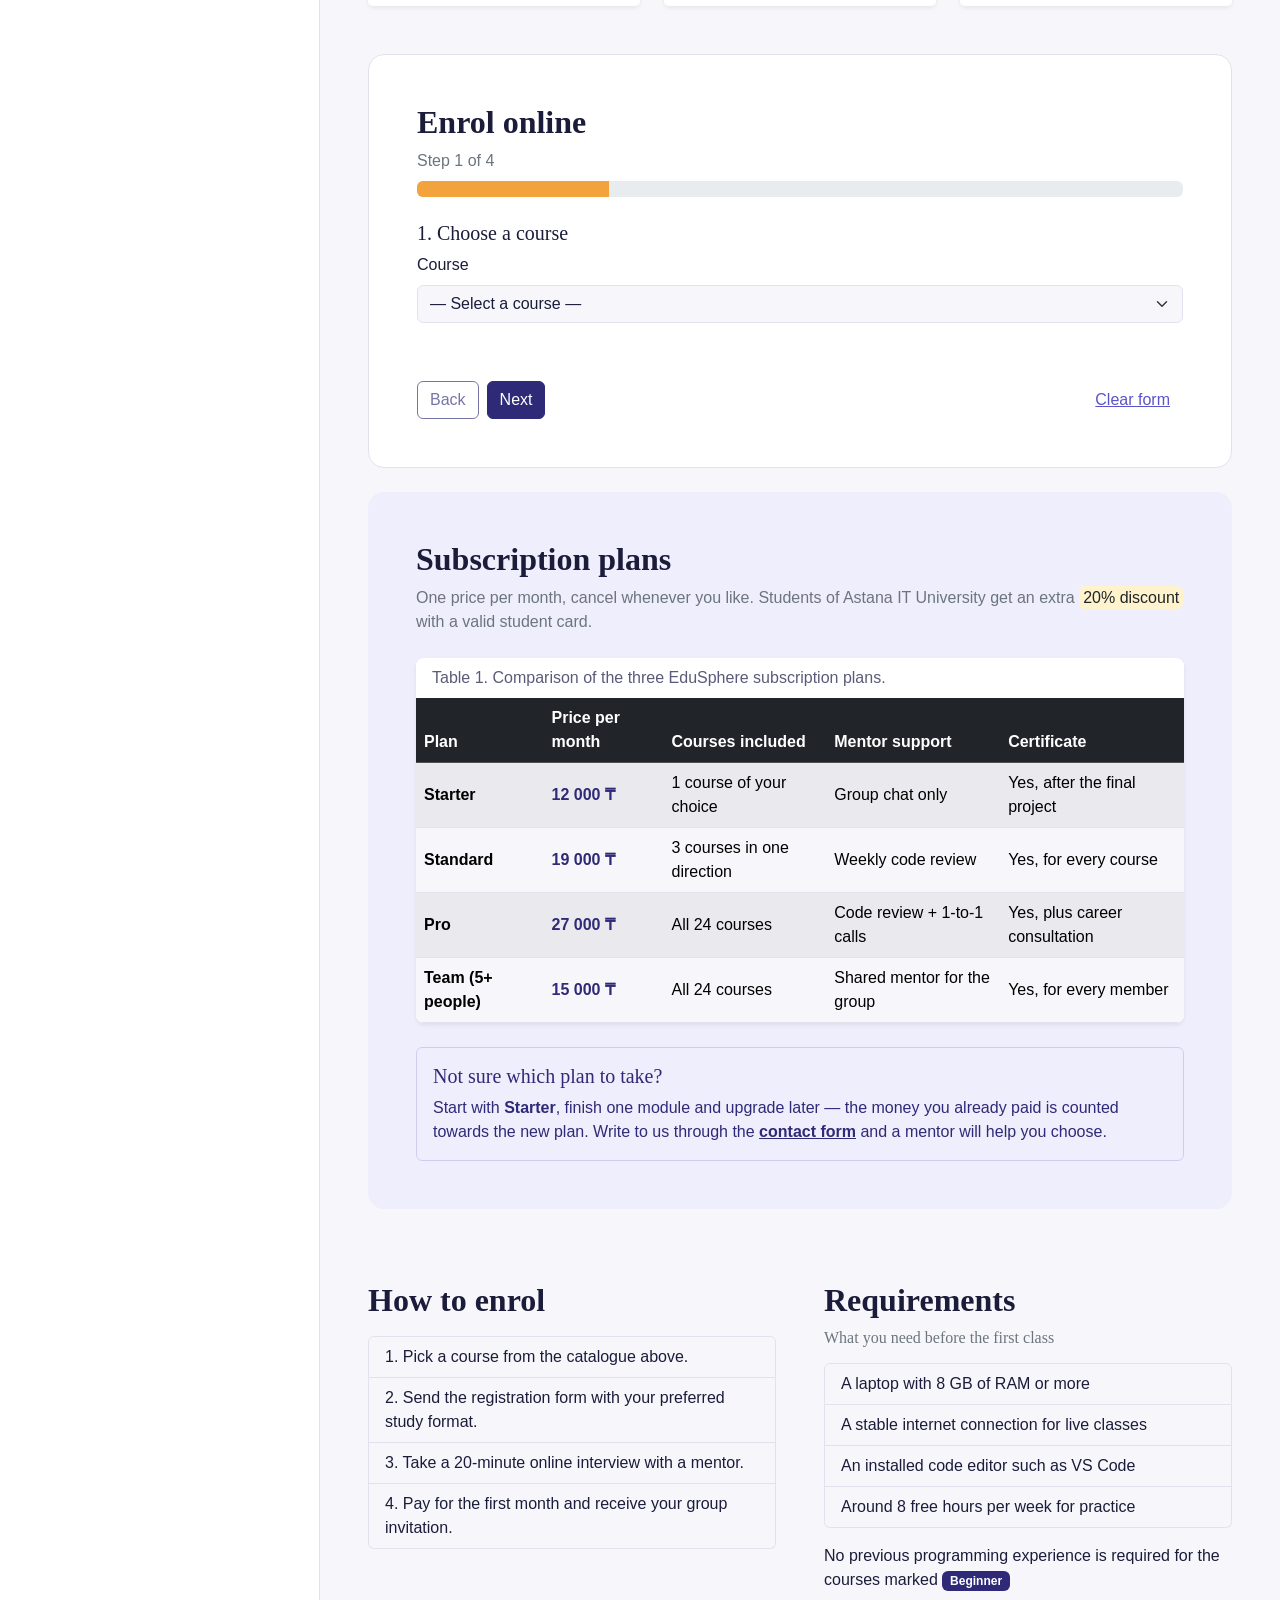
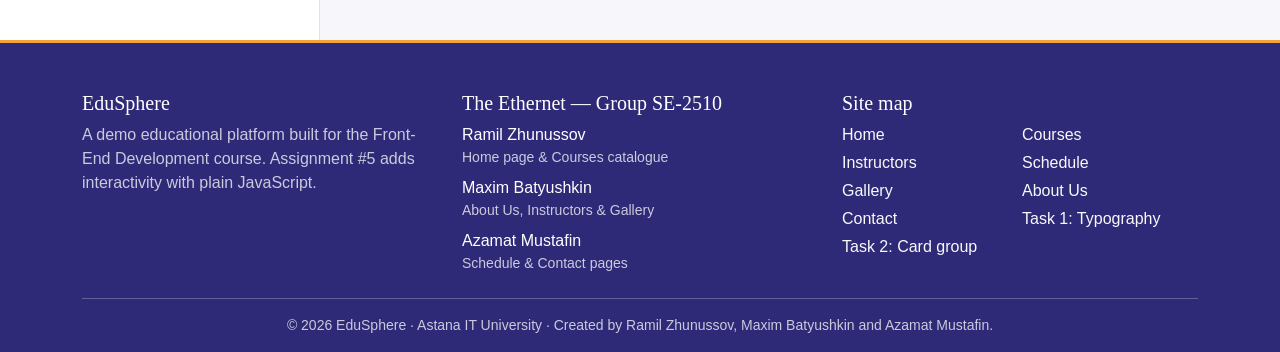
<file: courses.html>
<!DOCTYPE html>
<html lang="en">
<head>
  <!-- =====================================================================
       Project : EduSphere — Online Educational Platform
       Team    : The Ethernet (Group SE-2510)
       Members : Ramil Zhunussov, Maxim Batyushkin, Azamat Mustafin
       Page    : courses.html — Course catalogue &amp; pricing
       Author  : Ramil Zhunussov
       Course  : Front-End Development — Assignment #3
                 (Media Queries + Bootstrap Grid)
       Styles  : Bootstrap 5.3 (CDN) + css/bootstrap-theme.css (colours only)

       ASSIGNMENT #3 TASKS ON THIS PAGE
       Task 3  Grid      -> course cards row-cols-1 / md-2 / xl-3,
                            enrolment section col-lg-6 x2, page col-lg-9 / col-lg-3
       Task 4  Spacing   -> only m-* / p-* / g-* / gap-* utilities
       Task 5  Navbar    -> same Bootstrap navbar as the Home page
       Task 6  Buttons   -> btn-group level filter (btn-check radios),
                            btn-primary, btn-outline-primary, btn-sm
       Task 8  Cards     -> six course cards with image, title and text
       Task 10 A11y      -> table caption + scope, aria-live filter result

       ASSIGNMENT #5 (JavaScript) ON THIS PAGE — js/main.js + js/courses.js
       Catalogue -> cards are built from an array of course objects (loop)
       Filter    -> level + duration, filter() and a switch on the range
       Rating    -> querySelectorAll stars, click sets the rating + sound
       Read more -> syllabus list toggled with style.display
       Enrolment -> multi-step form (Next / Back) driven by a callback
       ===================================================================== -->
  <meta charset="UTF-8">
  <meta name="viewport" content="width=device-width, initial-scale=1.0">
  <meta name="description" content="Full catalogue of EduSphere courses in web development, programming, data and design, with a comparison of subscription plans.">
  <meta name="author" content="The Ethernet">
  <title>Courses &amp; Pricing — EduSphere</title>
  <link rel="icon" href="images/logo.svg" type="image/svg+xml">
  <link rel="stylesheet" href="https://cdn.jsdelivr.net/npm/bootstrap@5.3.3/dist/css/bootstrap.min.css">
  <link rel="stylesheet" href="css/bootstrap-theme.css">
  <link rel="stylesheet" href="css/interactive.css">
</head>
<body>

  <!-- TASK 10: Bootstrap helper — hidden until it receives keyboard focus -->
  <a class="visually-hidden-focusable position-absolute top-0 start-0 m-2 p-2 bg-warning text-dark rounded z-3" href="#main">Skip to main content</a>

  <!-- ============================ TASK 5 · NAVBAR ========================
       navbar-expand-lg : links in a row from 992px, hamburger below that
       data-bs-theme="dark" : light text and a white toggler icon
       ===================================================================== -->
  <header>
    <nav class="navbar navbar-expand-lg bg-edu border-bottom border-3 border-warning py-2" data-bs-theme="dark" aria-label="Main navigation">
      <div class="container-fluid px-3 px-lg-4">
        <a class="navbar-brand d-flex align-items-center gap-2" href="index.html">
          <img src="images/logo.svg" alt="EduSphere logo: a graduation cap inside a circle" width="44" height="44">
          <span class="d-flex flex-column lh-1">
            <span class="fs-4 fw-bold font-serif">EduSphere</span>
            <small class="text-warning text-uppercase brand-tagline mt-1">Learn · Practise · Grow</small>
          </span>
        </a>

        <button class="navbar-toggler" type="button" data-bs-toggle="collapse" data-bs-target="#mainNav"
                aria-controls="mainNav" aria-expanded="false" aria-label="Toggle navigation">
          <span class="navbar-toggler-icon"></span>
        </button>

        <div class="collapse navbar-collapse" id="mainNav">
          <ul class="navbar-nav ms-auto align-items-lg-center gap-lg-2 fw-semibold py-3 py-lg-0">
            <li class="nav-item"><a class="nav-link" href="index.html">Home</a></li>
            <li class="nav-item"><a class="nav-link active" aria-current="page" href="courses.html">Courses</a></li>
            <li class="nav-item"><a class="nav-link" href="instructors.html">Instructors</a></li>
            <li class="nav-item"><a class="nav-link" href="schedule.html">Schedule</a></li>
            <li class="nav-item"><a class="nav-link" href="gallery.html">Gallery</a></li>
            <li class="nav-item"><a class="nav-link" href="about.html">About Us</a></li>
            <li class="nav-item ms-lg-2 mt-2 mt-lg-0">
              <a class="btn btn-warning fw-semibold px-3 shadow-sm" href="contact.html">Contact</a>
            </li>
            <li class="nav-item ms-lg-1 mt-2 mt-lg-0">
              <!-- ASSIGNMENT #5: Day / Night theme switch (js/main.js) -->
              <button id="theme-toggle" class="btn btn-outline-light btn-sm" type="button" aria-label="Switch to night theme">🌙</button>
            </li>
          </ul>
        </div>
      </div>
    </nav>
  </header>

  <!-- ===================== TASK 3 · PAGE GRID ===========================
       Same layout as the Home page: main col-lg-9 + sidebar col-lg-3.
       ===================================================================== -->
  <div class="container-fluid">
    <div class="row">

      <main id="main" class="col-lg-9 px-3 px-sm-4 px-lg-5">

        <!-- ======================== CATALOGUE ======================== -->
        <section class="py-4 py-lg-5" aria-labelledby="catalogue-title">
          <img class="img-fluid rounded-4 mb-4" src="images/banner-courses.svg" alt="Banner with a stack of books, code brackets and a graduation cap">

          <h1 id="catalogue-title" class="fw-bold">Course catalogue</h1>
          <p class="lead text-secondary mb-4">
            Six flagship courses across four directions. Every course is
            project-based: you finish it with something you can actually show to
            an employer, not just a list of watched videos.
          </p>

          <!-- TASK 6: btn-group filter. Each option is a radio (btn-check)
               styled as a button, so only one level can be active. -->
          <div class="d-flex flex-column flex-md-row align-items-md-center gap-2 gap-md-3 mb-4">
            <span id="filter-label" class="fw-semibold">Filter by level:</span>
            <div class="btn-group flex-wrap" role="group" aria-labelledby="filter-label">
              <input type="radio" class="btn-check" name="level" id="lvl-all" value="all" autocomplete="off" checked>
              <label class="btn btn-outline-primary btn-sm" for="lvl-all">All</label>

              <input type="radio" class="btn-check" name="level" id="lvl-beginner" value="beginner" autocomplete="off">
              <label class="btn btn-outline-primary btn-sm" for="lvl-beginner">Beginner</label>

              <input type="radio" class="btn-check" name="level" id="lvl-intermediate" value="intermediate" autocomplete="off">
              <label class="btn btn-outline-primary btn-sm" for="lvl-intermediate">Intermediate</label>

              <input type="radio" class="btn-check" name="level" id="lvl-advanced" value="advanced" autocomplete="off">
              <label class="btn btn-outline-primary btn-sm" for="lvl-advanced">Advanced</label>
            </div>
            <!-- ASSIGNMENT #5: second filter, handled with a switch in js/courses.js -->
            <label for="duration-filter" class="fw-semibold mb-0">Duration:</label>
            <select id="duration-filter" class="form-select form-select-sm w-auto">
              <option value="any">Any length</option>
              <option value="short">Up to 8 weeks</option>
              <option value="medium">9–12 weeks</option>
              <option value="long">13+ weeks</option>
            </select>

            <!-- aria-live: screen readers announce the new count after filtering -->
            <span id="filter-result" class="small text-secondary" aria-live="polite">Showing 6 courses</span>
          </div>

          <!-- TASK 3 + TASK 8: row-cols-* sets how many cards fit in a row
               phone: 1 · tablet (md): 2 · large desktop (xl): 3 -->
          <div class="row row-cols-1 row-cols-md-2 row-cols-xl-3 g-4" id="course-list">
            <!-- ASSIGNMENT #5: cards are created by js/courses.js from the
                 "courses" array, so the data lives in one place -->
            <noscript><p class="col">Turn on JavaScript to see the course catalogue.</p></noscript>
          </div>
        </section>

        <!-- ============ ASSIGNMENT #5 · MULTI-STEP ENROLMENT FORM ============
             Steps are only hidden, never removed, so typed values stay
             when the user goes Back and Next again.
             =================================================================== -->
        <section id="enrol" class="bg-white border rounded-4 p-3 p-sm-4 p-lg-5 mb-4" aria-labelledby="wizard-title">
          <h2 id="wizard-title" class="fw-bold">Enrol online</h2>
          <p id="wizard-status" class="text-secondary mb-2">Step 1 of 4</p>
          <div class="progress mb-4" role="progressbar" aria-label="Enrolment progress">
            <div id="wizard-bar" class="progress-bar bg-warning"></div>
          </div>

          <form id="enrol-form" novalidate>
            <fieldset class="wizard-step">
              <legend class="h5">1. Choose a course</legend>
              <label for="enrol-course" class="form-label">Course</label>
              <select id="enrol-course" class="form-select" required>
                <option value="">— Select a course —</option>
              </select>
            </fieldset>

            <fieldset class="wizard-step">
              <legend class="h5">2. Choose a study format</legend>
              <div class="form-check">
                <input class="form-check-input" type="radio" name="format" id="format-evening" value="Evening (Mon, Wed, Fri at 19:00)">
                <label class="form-check-label" for="format-evening">Evening — Mon, Wed, Fri at 19:00</label>
              </div>
              <div class="form-check">
                <input class="form-check-input" type="radio" name="format" id="format-weekend" value="Weekend (Sat and Sun at 11:00)">
                <label class="form-check-label" for="format-weekend">Weekend — Sat and Sun at 11:00</label>
              </div>
              <div class="form-check">
                <input class="form-check-input" type="radio" name="format" id="format-intensive" value="Intensive (every weekday at 10:00)">
                <label class="form-check-label" for="format-intensive">Intensive — every weekday at 10:00</label>
              </div>
            </fieldset>

            <fieldset class="wizard-step">
              <legend class="h5">3. Your contacts</legend>
              <div class="mb-3">
                <label for="enrol-name" class="form-label">Full name</label>
                <input id="enrol-name" class="form-control" type="text" autocomplete="name" required>
              </div>
              <label for="enrol-email" class="form-label">Email</label>
              <input id="enrol-email" class="form-control" type="email" autocomplete="email" placeholder="name@example.com" required>
            </fieldset>

            <div class="wizard-step">
              <h3 class="h5">4. Check and confirm</h3>
              <ul id="enrol-summary" class="list-group"></ul>
            </div>

            <p id="wizard-error" class="small text-danger mt-3 mb-0" aria-live="polite"></p>

            <div class="d-flex flex-wrap gap-2 mt-3">
              <button id="back-btn" class="btn btn-outline-primary" type="button">Back</button>
              <button id="next-btn" class="btn btn-primary" type="button">Next</button>
              <button id="confirm-btn" class="btn btn-warning fw-semibold" type="submit">Confirm enrolment</button>
              <button id="clear-btn" class="btn btn-link ms-auto" type="button">Clear form</button>
            </div>
          </form>

          <p id="enrol-success" class="alert alert-success mt-4 mb-0" aria-live="polite" hidden></p>
        </section>

        <!-- ======================== PRICING TABLE ======================== -->
        <section class="bg-primary-subtle rounded-4 p-3 p-sm-4 p-lg-5 mb-4 mt-lg-4" aria-labelledby="plans-title">
          <h2 id="plans-title" class="fw-bold">Subscription plans</h2>
          <p class="text-secondary mb-4">
            One price per month, cancel whenever you like. Students of Astana IT
            University get an extra <mark class="px-1 rounded">20% discount</mark>
            with a valid student card.
          </p>

          <!-- table-responsive: the table scrolls sideways on small screens
               instead of breaking the page layout -->
          <div class="table-responsive bg-white rounded-3 shadow-sm mb-4">
            <table id="pricing-table" class="table table-striped table-hover align-middle mb-0">
              <caption class="caption-top px-3">Table 1. Comparison of the three EduSphere subscription plans.</caption>
              <thead class="table-dark">
                <tr>
                  <th scope="col">Plan</th>
                  <th scope="col">Price per month</th>
                  <th scope="col">Courses included</th>
                  <th scope="col">Mentor support</th>
                  <th scope="col">Certificate</th>
                </tr>
              </thead>
              <tbody>
                <tr>
                  <th scope="row">Starter</th>
                  <td class="fw-bold text-primary text-nowrap">12 000 &#8376;</td>
                  <td>1 course of your choice</td>
                  <td>Group chat only</td>
                  <td>Yes, after the final project</td>
                </tr>
                <tr>
                  <th scope="row">Standard</th>
                  <td class="fw-bold text-primary text-nowrap">19 000 &#8376;</td>
                  <td>3 courses in one direction</td>
                  <td>Weekly code review</td>
                  <td>Yes, for every course</td>
                </tr>
                <tr>
                  <th scope="row">Pro</th>
                  <td class="fw-bold text-primary text-nowrap">27 000 &#8376;</td>
                  <td>All 24 courses</td>
                  <td>Code review + 1-to-1 calls</td>
                  <td>Yes, plus career consultation</td>
                </tr>
                <tr>
                  <th scope="row">Team (5+ people)</th>
                  <td class="fw-bold text-primary text-nowrap">15 000 &#8376;</td>
                  <td>All 24 courses</td>
                  <td>Shared mentor for the group</td>
                  <td>Yes, for every member</td>
                </tr>
              </tbody>
            </table>
          </div>

          <div class="alert alert-primary mb-0" role="note">
            <h3 class="h5 alert-heading">Not sure which plan to take?</h3>
            <p class="mb-0">
              Start with <strong>Starter</strong>, finish one module and upgrade
              later — the money you already paid is counted towards the new plan.
              Write to us through the <a class="alert-link" href="contact.html">contact form</a>
              and a mentor will help you choose.
            </p>
          </div>
        </section>

        <!-- ============ ENROLMENT · TASK 3: two columns (col-lg-6) ============ -->
        <section class="py-4 py-lg-5" aria-labelledby="enrol-title">
          <div class="row g-4 g-lg-5">
            <div class="col-12 col-lg-6">
              <h2 id="enrol-title" class="fw-bold mb-3">How to enrol</h2>
              <ol class="list-group list-group-numbered">
                <li class="list-group-item">Pick a course from the catalogue above.</li>
                <li class="list-group-item">Send the registration form with your preferred study format.</li>
                <li class="list-group-item">Take a 20-minute online interview with a mentor.</li>
                <li class="list-group-item">Pay for the first month and receive your group invitation.</li>
              </ol>
            </div>

            <div class="col-12 col-lg-6">
              <h2 class="fw-bold">Requirements</h2>
              <h3 class="h6 text-secondary mb-3">What you need before the first class</h3>
              <ul class="list-group mb-3">
                <li class="list-group-item">A laptop with 8 GB of RAM or more</li>
                <li class="list-group-item">A stable internet connection for live classes</li>
                <li class="list-group-item">An installed code editor such as VS Code</li>
                <li class="list-group-item">Around 8 free hours per week for practice</li>
              </ul>
              <p class="mb-0">
                No previous programming experience is required for the courses
                marked <span class="badge text-bg-primary">Beginner</span>
              </p>
            </div>
          </div>
        </section>

      </main>

      <!-- =================== SIDEBAR · col-lg-3, left on desktop =================== -->
      <aside class="col-lg-3 order-lg-first bg-white border-end px-3 px-sm-4 py-4 py-lg-5" aria-label="Catalogue summary">
        <div class="d-flex flex-column gap-4">
          <div>
            <h2 class="h6 fw-bold text-uppercase text-secondary mb-2">Courses by level</h2>
            <ul class="list-group">
              <li class="list-group-item d-flex justify-content-between align-items-center">Beginner <span class="badge text-bg-primary rounded-pill" data-level-count="beginner">3</span></li>
              <li class="list-group-item d-flex justify-content-between align-items-center">Intermediate <span class="badge text-bg-warning rounded-pill" data-level-count="intermediate">2</span></li>
              <li class="list-group-item d-flex justify-content-between align-items-center">Advanced <span class="badge text-bg-dark rounded-pill" data-level-count="advanced">1</span></li>
            </ul>
          </div>

          <div>
            <h2 class="h6 fw-bold text-uppercase text-secondary mb-2">Directions</h2>
            <ul class="list-group list-group-flush">
              <li class="list-group-item px-0">Web development</li>
              <li class="list-group-item px-0">Programming</li>
              <li class="list-group-item px-0">Data analytics</li>
              <li class="list-group-item px-0">UX / UI design</li>
            </ul>
          </div>

          <!-- ASSIGNMENT #5: summary of the stars the visitor gave -->
          <div>
            <h2 class="h6 fw-bold text-uppercase text-secondary mb-2">Your ratings</h2>
            <p id="rating-summary" class="small mb-0">Click the stars on a course card to rate it.</p>
          </div>

          <div class="card border-warning">
            <div class="card-body">
              <h2 class="h5 card-title">Student discount</h2>
              <p class="display-6 fw-bold font-serif text-primary mb-1">&minus;20%</p>
              <p class="card-text small text-secondary">For students of Astana IT University with a valid student card.</p>
              <a class="btn btn-outline-primary btn-sm w-100" href="contact.html">Ask a mentor</a>
            </div>
          </div>
        </div>
      </aside>

    </div>
  </div>

  <!-- ============================ FOOTER ============================
       Assignment rule: names of all team members in the <footer>.
       ================================================================ -->
  <footer class="bg-edu text-white border-top border-3 border-warning pt-5 pb-3">
    <div class="container">
      <div class="row g-4">
        <div class="col-12 col-md-6 col-lg-4">
          <h3 class="h5">EduSphere</h3>
          <p class="text-white text-opacity-75 mb-0">
            A demo educational platform built for the Front-End Development course.
            Assignment #5 adds interactivity with plain JavaScript.
          </p>
        </div>

        <div class="col-12 col-md-6 col-lg-4">
          <h3 class="h5">The Ethernet — Group SE-2510</h3>
          <ul class="list-unstyled mb-0">
            <li class="mb-2">Ramil Zhunussov <span class="d-block small text-white text-opacity-75">Home page &amp; Courses catalogue</span></li>
            <li class="mb-2">Maxim Batyushkin <span class="d-block small text-white text-opacity-75">About Us, Instructors &amp; Gallery</span></li>
            <li>Azamat Mustafin <span class="d-block small text-white text-opacity-75">Schedule &amp; Contact pages</span></li>
          </ul>
        </div>

        <nav class="col-12 col-lg-4" aria-label="Site map">
          <h3 class="h5">Site map</h3>
          <ul class="list-unstyled row row-cols-2 g-1 mb-0">
            <li class="col"><a class="link-light link-underline-opacity-0 link-underline-opacity-100-hover" href="index.html">Home</a></li>
            <li class="col"><a class="link-light link-underline-opacity-0 link-underline-opacity-100-hover" href="courses.html">Courses</a></li>
            <li class="col"><a class="link-light link-underline-opacity-0 link-underline-opacity-100-hover" href="instructors.html">Instructors</a></li>
            <li class="col"><a class="link-light link-underline-opacity-0 link-underline-opacity-100-hover" href="schedule.html">Schedule</a></li>
            <li class="col"><a class="link-light link-underline-opacity-0 link-underline-opacity-100-hover" href="gallery.html">Gallery</a></li>
            <li class="col"><a class="link-light link-underline-opacity-0 link-underline-opacity-100-hover" href="about.html">About Us</a></li>
            <li class="col"><a class="link-light link-underline-opacity-0 link-underline-opacity-100-hover" href="contact.html">Contact</a></li>
            <li class="col"><a class="link-light link-underline-opacity-0 link-underline-opacity-100-hover" href="task1-typography.html">Task 1: Typography</a></li>
            <li class="col"><a class="link-light link-underline-opacity-0 link-underline-opacity-100-hover" href="task2-cards.html">Task 2: Card group</a></li>
          </ul>
        </nav>
      </div>

      <p class="border-top border-light border-opacity-25 small text-white text-opacity-75 text-center pt-3 mt-4 mb-0">
        &copy; 2026 EduSphere · Astana IT University · Created by Ramil Zhunussov,
        Maxim Batyushkin and Azamat Mustafin.
      </p>
    </div>
  </footer>

  <script src="https://cdn.jsdelivr.net/npm/bootstrap@5.3.3/dist/js/bootstrap.bundle.min.js"></script>

  <script src="js/main.js"></script>

  <script src="js/courses.js"></script>
</body>
</html>
</file>
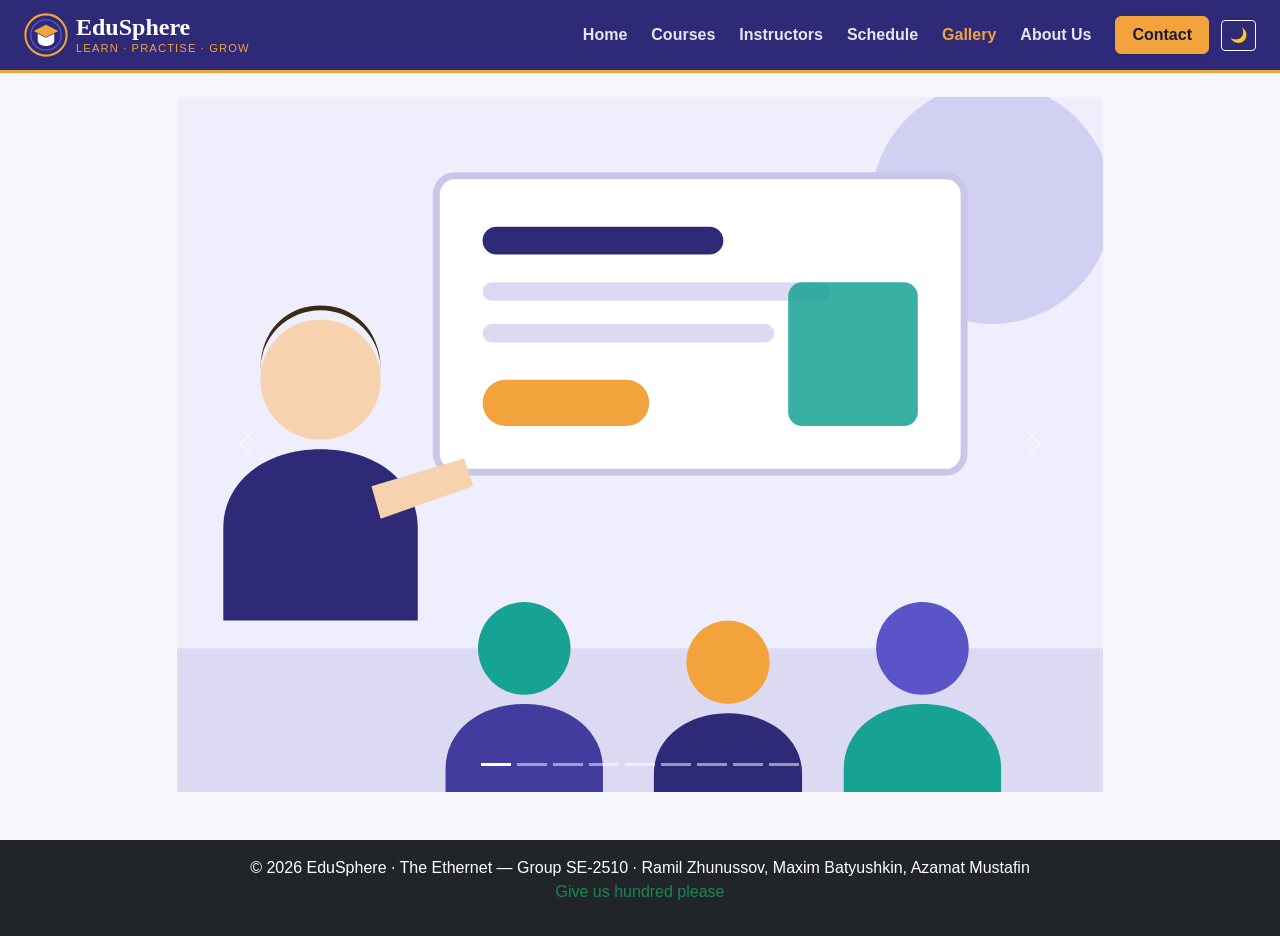
<file: gallery.html>
<!DOCTYPE html>
<html lang="en">
<head>
    <meta charset="UTF-8">
    <meta name="viewport" content="width=device-width, initial-scale=1.0">
    <title>Campus Gallery — EduSphere</title>
    <link href="https://cdn.jsdelivr.net/npm/bootstrap@5.3.3/dist/css/bootstrap.min.css" rel="stylesheet">
    <link rel="stylesheet" href="css/bootstrap-theme.css">
    <link rel="stylesheet" href="css/interactive.css">
</head>
<body>
  <header>
    <nav class="navbar navbar-expand-lg bg-edu border-bottom border-3 border-warning py-2" data-bs-theme="dark" aria-label="Main navigation">
      <div class="container-fluid px-3 px-lg-4">
        <a class="navbar-brand d-flex align-items-center gap-2" href="index.html">
          <img src="images/logo.svg" alt="EduSphere logo: a graduation cap inside a circle" width="44" height="44">
          <span class="d-flex flex-column lh-1">
            <span class="fs-4 fw-bold font-serif">EduSphere</span>
            <small class="text-warning text-uppercase brand-tagline mt-1">Learn · Practise · Grow</small>
          </span>
        </a>

        <button class="navbar-toggler" type="button" data-bs-toggle="collapse" data-bs-target="#mainNav"
                aria-controls="mainNav" aria-expanded="false" aria-label="Toggle navigation">
          <span class="navbar-toggler-icon"></span>
        </button>

        <div class="collapse navbar-collapse" id="mainNav">
          <ul class="navbar-nav ms-auto align-items-lg-center gap-lg-2 fw-semibold py-3 py-lg-0">
            <li class="nav-item"><a class="nav-link" href="index.html">Home</a></li>
            <li class="nav-item"><a class="nav-link" href="courses.html">Courses</a></li>
            <li class="nav-item"><a class="nav-link" href="instructors.html">Instructors</a></li>
            <li class="nav-item"><a class="nav-link" href="schedule.html">Schedule</a></li>
            <li class="nav-item"><a class="nav-link active" aria-current="page" href="gallery.html">Gallery</a></li>
            <li class="nav-item"><a class="nav-link" href="about.html">About Us</a></li>
            <li class="nav-item ms-lg-2 mt-2 mt-lg-0">
              <a class="btn btn-warning fw-semibold px-3 shadow-sm" href="contact.html">Contact</a>
            </li>
            <li class="nav-item ms-lg-1 mt-2 mt-lg-0">
              <!-- ASSIGNMENT #5: Day / Night theme switch (js/main.js) -->
              <button id="theme-toggle" class="btn btn-outline-light btn-sm" type="button" aria-label="Switch to night theme">🌙</button>
            </li>
          </ul>
        </div>
      </div>
    </nav>
  </header>
    <main>
        
        <section>
            <!-- Task 7: carousel placed in the Bootstrap grid (container > row > col) -->
            <div class="container py-4">
              <div class="row">
                <div class="col-lg-10 mx-auto">
                  <div id="galleryCarousel" class="carousel slide" data-bs-ride="carousel">

                      <div class="carousel-inner">
                          <div class="carousel-item active">
                              <img src="images/gallery-lecture.svg" class="d-block w-100" alt="Live class">
                          </div>
                          <div class="carousel-item">
                              <img src="images/gallery-codereview.svg" class="d-block w-100" alt="Code review">
                          </div>
                          <div class="carousel-item">
                              <img src="images/gallery-hackathon.svg" class="d-block w-100" alt="Hackathon">
                          </div>
                          <div class="carousel-item">
                              <img src="images/gallery-whiteboard.svg" class="d-block w-100" alt="Flexbox workshop">
                          </div>
                          <div class="carousel-item">
                              <img src="images/gallery-mentoring.svg" class="d-block w-100" alt="One-to-one mentoring">
                          </div>
                          <div class="carousel-item">
                              <img src="images/gallery-teamwork.svg" class="d-block w-100" alt="Team project">
                          </div>
                          <div class="carousel-item">
                              <img src="images/gallery-lounge.svg" class="d-block w-100" alt="Study lounge">
                          </div>
                          <div class="carousel-item">
                              <img src="images/gallery-library.svg" class="d-block w-100" alt="Campus library">
                          </div>
                          <div class="carousel-item">
                              <img src="images/gallery-workshop.svg" class="d-block w-100" alt="Open lecture">
                          </div>
                      </div>

                      <a class="carousel-control-prev" href="#galleryCarousel" data-bs-slide="prev" role="button" aria-label="Previous slide">
                          <span class="carousel-control-prev-icon" aria-hidden="true"></span>
                      </a>
                      <a class="carousel-control-next" href="#galleryCarousel" data-bs-slide="next" role="button" aria-label="Next slide">
                          <span class="carousel-control-next-icon" aria-hidden="true"></span>
                      </a>

                      <div class="carousel-indicators">
                          <button type="button" data-bs-target="#galleryCarousel" data-bs-slide-to="0" class="active" aria-current="true" aria-label="Slide 1"></button>
                          <button type="button" data-bs-target="#galleryCarousel" data-bs-slide-to="1" aria-label="Slide 2"></button>
                          <button type="button" data-bs-target="#galleryCarousel" data-bs-slide-to="2" aria-label="Slide 3"></button>
                          <button type="button" data-bs-target="#galleryCarousel" data-bs-slide-to="3" aria-label="Slide 4"></button>
                          <button type="button" data-bs-target="#galleryCarousel" data-bs-slide-to="4" aria-label="Slide 5"></button>
                          <button type="button" data-bs-target="#galleryCarousel" data-bs-slide-to="5" aria-label="Slide 6"></button>
                          <button type="button" data-bs-target="#galleryCarousel" data-bs-slide-to="6" aria-label="Slide 7"></button>
                          <button type="button" data-bs-target="#galleryCarousel" data-bs-slide-to="7" aria-label="Slide 8"></button>
                          <button type="button" data-bs-target="#galleryCarousel" data-bs-slide-to="8" aria-label="Slide 9"></button>

                      </div>
                  </div>
                </div>
              </div>
            </div>
        </section>


    </main>
    <footer class="bg-dark text-white text-center py-3 mt-4">
  <div class="container">
    <p class="mb-0">&copy; 2026 EduSphere · The Ethernet — Group SE-2510 · Ramil Zhunussov, Maxim Batyushkin, Azamat Mustafin</p>
    <p class="text-success">Give us hundred please</p>
  </div>
</footer>

    <script src="https://cdn.jsdelivr.net/npm/bootstrap@5.3.3/dist/js/bootstrap.bundle.min.js"></script>

    <script src="js/main.js"></script>
</body>
</html>
</file>
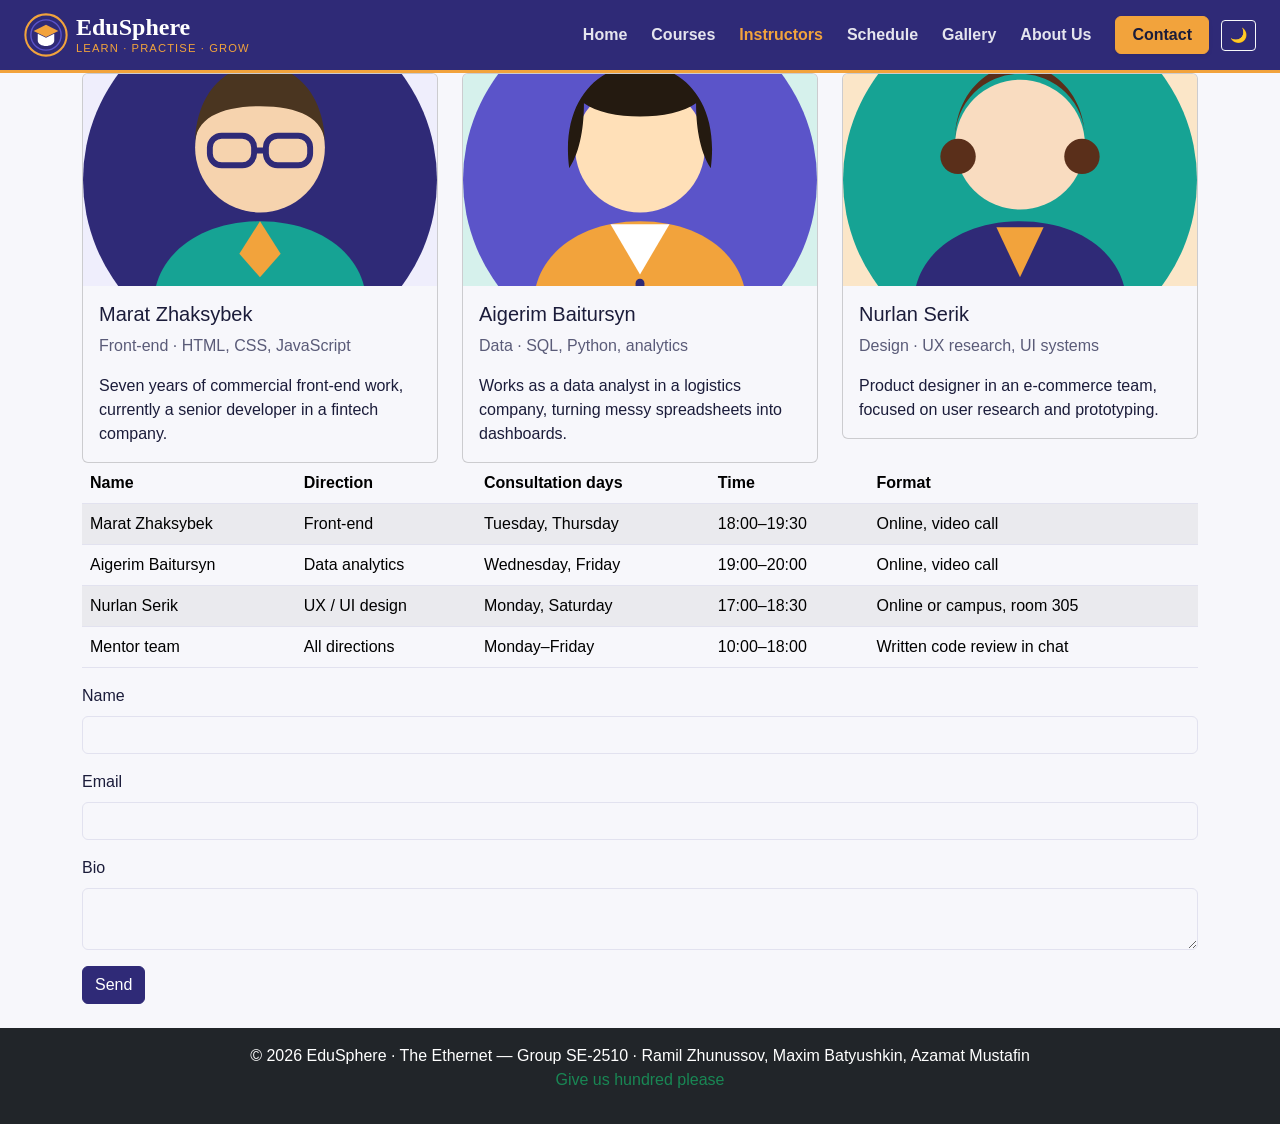
<file: instructors.html>
<!DOCTYPE html>
<html lang="en">
<head>
    <meta charset="UTF-8">
    <meta name="viewport" content="width=device-width, initial-scale=1.0">
    <title>Our Instructors — EduSphere</title>
    <link href="https://cdn.jsdelivr.net/npm/bootstrap@5.3.3/dist/css/bootstrap.min.css" rel="stylesheet">
    <link rel="stylesheet" href="css/bootstrap-theme.css">
    <link rel="stylesheet" href="css/interactive.css">
</head>
<body>
  <header>
    <nav class="navbar navbar-expand-lg bg-edu border-bottom border-3 border-warning py-2" data-bs-theme="dark" aria-label="Main navigation">
      <div class="container-fluid px-3 px-lg-4">
        <a class="navbar-brand d-flex align-items-center gap-2" href="index.html">
          <img src="images/logo.svg" alt="EduSphere logo: a graduation cap inside a circle" width="44" height="44">
          <span class="d-flex flex-column lh-1">
            <span class="fs-4 fw-bold font-serif">EduSphere</span>
            <small class="text-warning text-uppercase brand-tagline mt-1">Learn · Practise · Grow</small>
          </span>
        </a>

        <button class="navbar-toggler" type="button" data-bs-toggle="collapse" data-bs-target="#mainNav"
                aria-controls="mainNav" aria-expanded="false" aria-label="Toggle navigation">
          <span class="navbar-toggler-icon"></span>
        </button>

        <div class="collapse navbar-collapse" id="mainNav">
          <ul class="navbar-nav ms-auto align-items-lg-center gap-lg-2 fw-semibold py-3 py-lg-0">
            <li class="nav-item"><a class="nav-link" href="index.html">Home</a></li>
            <li class="nav-item"><a class="nav-link" href="courses.html">Courses</a></li>
            <li class="nav-item"><a class="nav-link active" aria-current="page" href="instructors.html">Instructors</a></li>
            <li class="nav-item"><a class="nav-link" href="schedule.html">Schedule</a></li>
            <li class="nav-item"><a class="nav-link" href="gallery.html">Gallery</a></li>
            <li class="nav-item"><a class="nav-link" href="about.html">About Us</a></li>
            <li class="nav-item ms-lg-2 mt-2 mt-lg-0">
              <a class="btn btn-warning fw-semibold px-3 shadow-sm" href="contact.html">Contact</a>
            </li>
            <li class="nav-item ms-lg-1 mt-2 mt-lg-0">
              <!-- ASSIGNMENT #5: Day / Night theme switch (js/main.js) -->
              <button id="theme-toggle" class="btn btn-outline-light btn-sm" type="button" aria-label="Switch to night theme">🌙</button>
            </li>
          </ul>
        </div>
      </div>
    </nav>
  </header>
    <main>
        <section>
            <div class="container">
                <div class="row">
                    <div class="col-lg-4">
                    <div class="card">
                        <img src="images/tutor-1.svg" class="card-img-top" alt="Marat">
                        <div class="card-body">
                            <h5 class="card-title">
                            Marat Zhaksybek
                            </h5>
                            <p class="text-muted">Front-end · HTML, CSS, JavaScript</p>
                            <p class="card-text">
                            Seven years of commercial front-end work, currently a senior developer in a fintech company.
                            </p>
                        </div>
                    </div>
                    </div>

                    <div class="col-lg-4">
                        <div class="card">
                            <img src="images/tutor-2.svg" class="card-img-top" alt="Aigerim">
                            <div class="card-body">
                                <h5 class="card-title">Aigerim Baitursyn</h5>
                                <p class="text-muted">Data · SQL, Python, analytics</p>
                                <p class="card-text">Works as a data analyst in a logistics company, turning messy spreadsheets into dashboards.</p>
                            </div>
                        </div>

                    </div>

                    <div class="col-lg-4">
                        <div class="card">
                            <img src="images/tutor-3.svg" class="card-img-top" alt="Nurlan">
                            <div class="card-body">
                            <h5 class="card-title">Nurlan Serik</h5>
                            <p class="text-muted">
                                Design · UX research, UI systems
                            </p>
                            <p class="card-text">
                                Product designer in an e-commerce team, focused on user research and prototyping.
                            </p>
                        </div>
                        </div>

                    </div>
                </div>
            </div>
        </section>

        <section>
            <div class="container">
                <div class="table-responsive">
                    <table class="table table-striped">
                        <thead>
                            <tr>
                                <th>Name</th>
                                <th>Direction</th>
                                <th>Consultation days</th>
                                <th>Time</th>
                                <th>Format</th>
                            </tr>
                        </thead>
                        <tbody>
                            <tr>
                                <td>Marat Zhaksybek</td>
                                <td>Front-end</td>
                                <td>Tuesday, Thursday</td>
                                <td>18:00–19:30</td>
                                <td>Online, video call</td>
                            </tr>
                            <tr>
                                <td>Aigerim Baitursyn</td>
                                <td>Data analytics</td>
                                <td>Wednesday, Friday</td>
                                <td>19:00–20:00</td>
                                <td>Online, video call</td>
                            </tr>
                            <tr>
                                <td>Nurlan Serik</td>
                                <td>UX / UI design</td>
                                <td>Monday, Saturday</td>
                                <td>17:00–18:30</td>
                                <td>Online or campus, room 305</td>
                            </tr>
                            <tr>
                                <td>Mentor team</td>
                                <td>All directions</td>
                                <td>Monday–Friday</td>
                                <td>10:00–18:00</td>
                                <td>Written code review in chat</td>
                            </tr>
                        </tbody>
                    </table>
                </div>
            </div>
        </section>
        <section>
            <div class="container">
            <form>
            <div class="mb-3">
                <label for="nameInput" class="form-label">Name</label>
                <input type="text" class="form-control" id="nameInput">
            </div>
            <div class="mb-3">
                <label for="emailInput" class="form-label">Email</label>
                <input type="email" class="form-control" id="emailInput">
            </div>
            <div class="mb-3">
                <label for="mainInfo" class="form-label">Bio</label>
                <textarea class="form-control" id="mainInfo"></textarea>
            </div>
            <button type="submit" class="btn btn-primary">Send</button>
            </form>
            </div>
        </section>
        
    </main>
    <footer class="bg-dark text-white text-center py-3 mt-4">
  <div class="container">
    <p class="mb-0">&copy; 2026 EduSphere · The Ethernet — Group SE-2510 · Ramil Zhunussov, Maxim Batyushkin, Azamat Mustafin</p>
    <p class="text-success">Give us hundred please</p>
  </div>
</footer>
    <script src="https://cdn.jsdelivr.net/npm/bootstrap@5.3.3/dist/js/bootstrap.bundle.min.js"></script>
    <script src="js/main.js"></script>
</body>
</html>
</file>
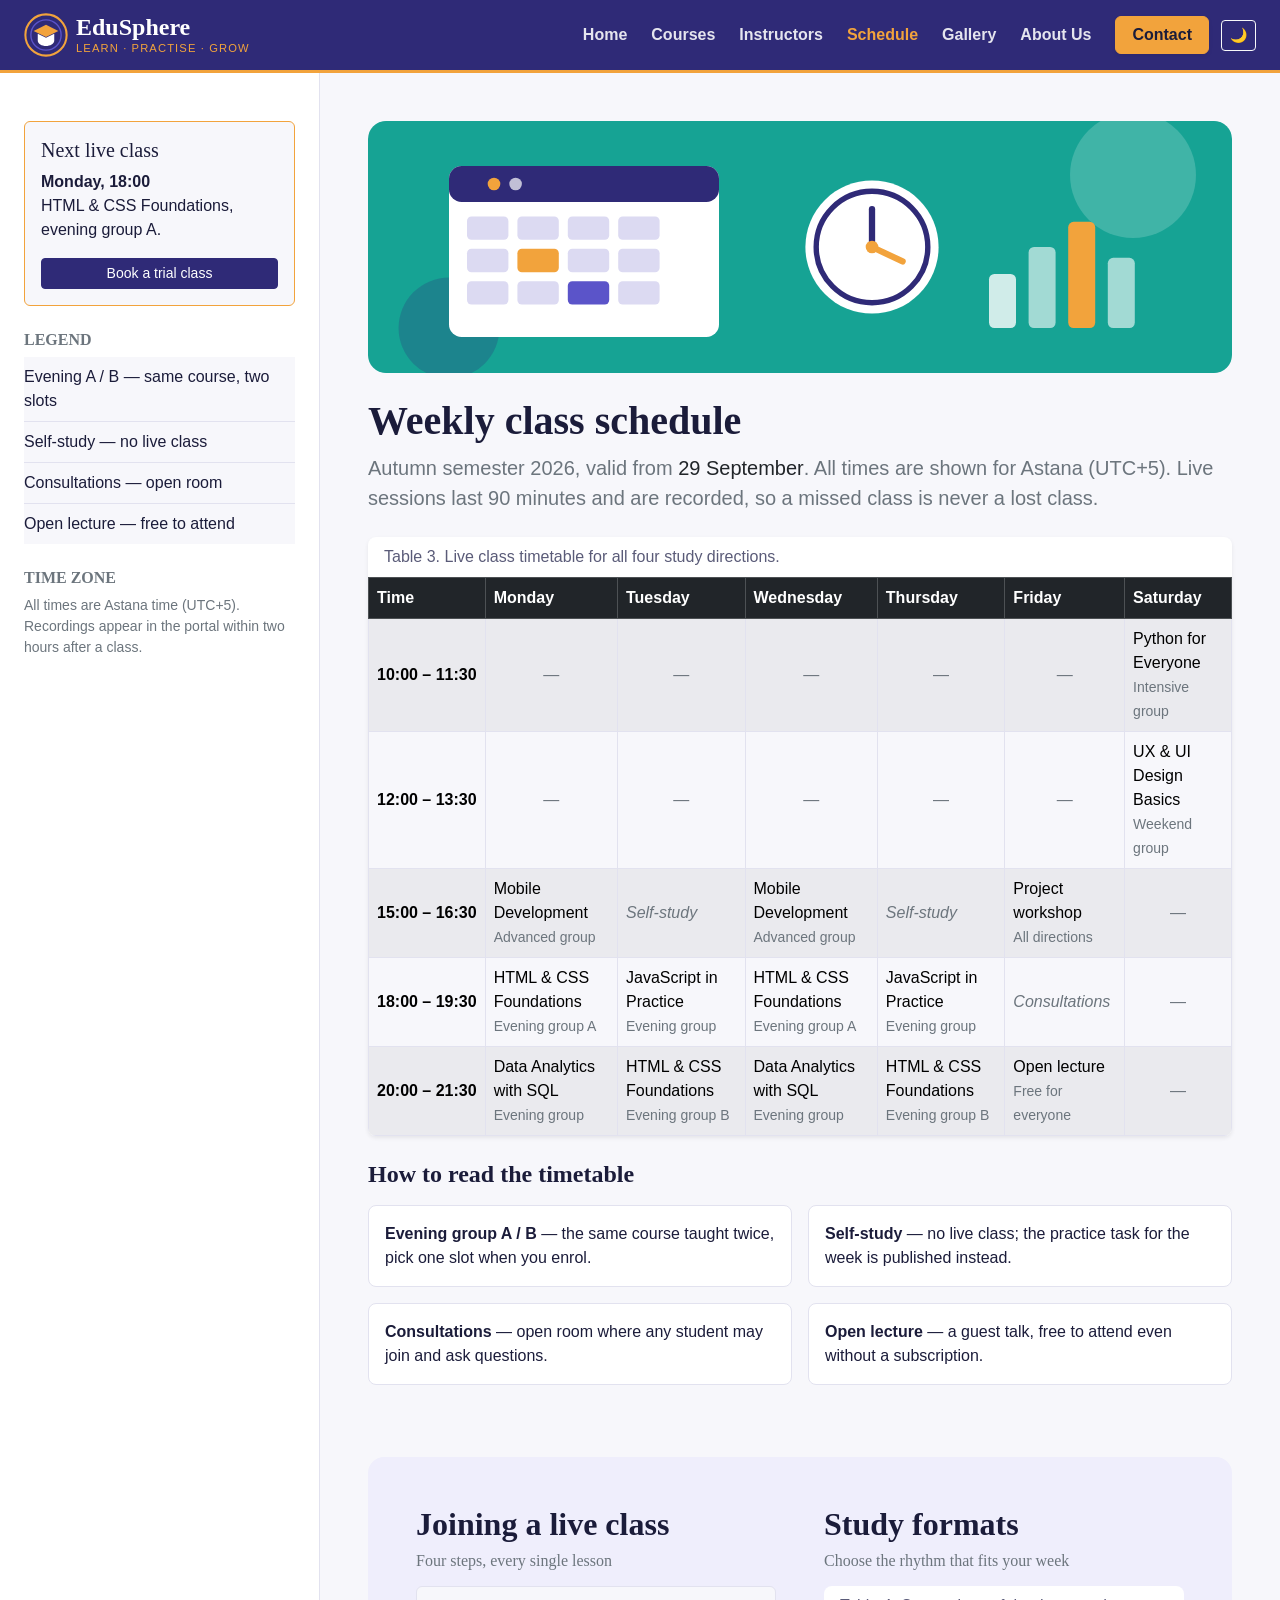
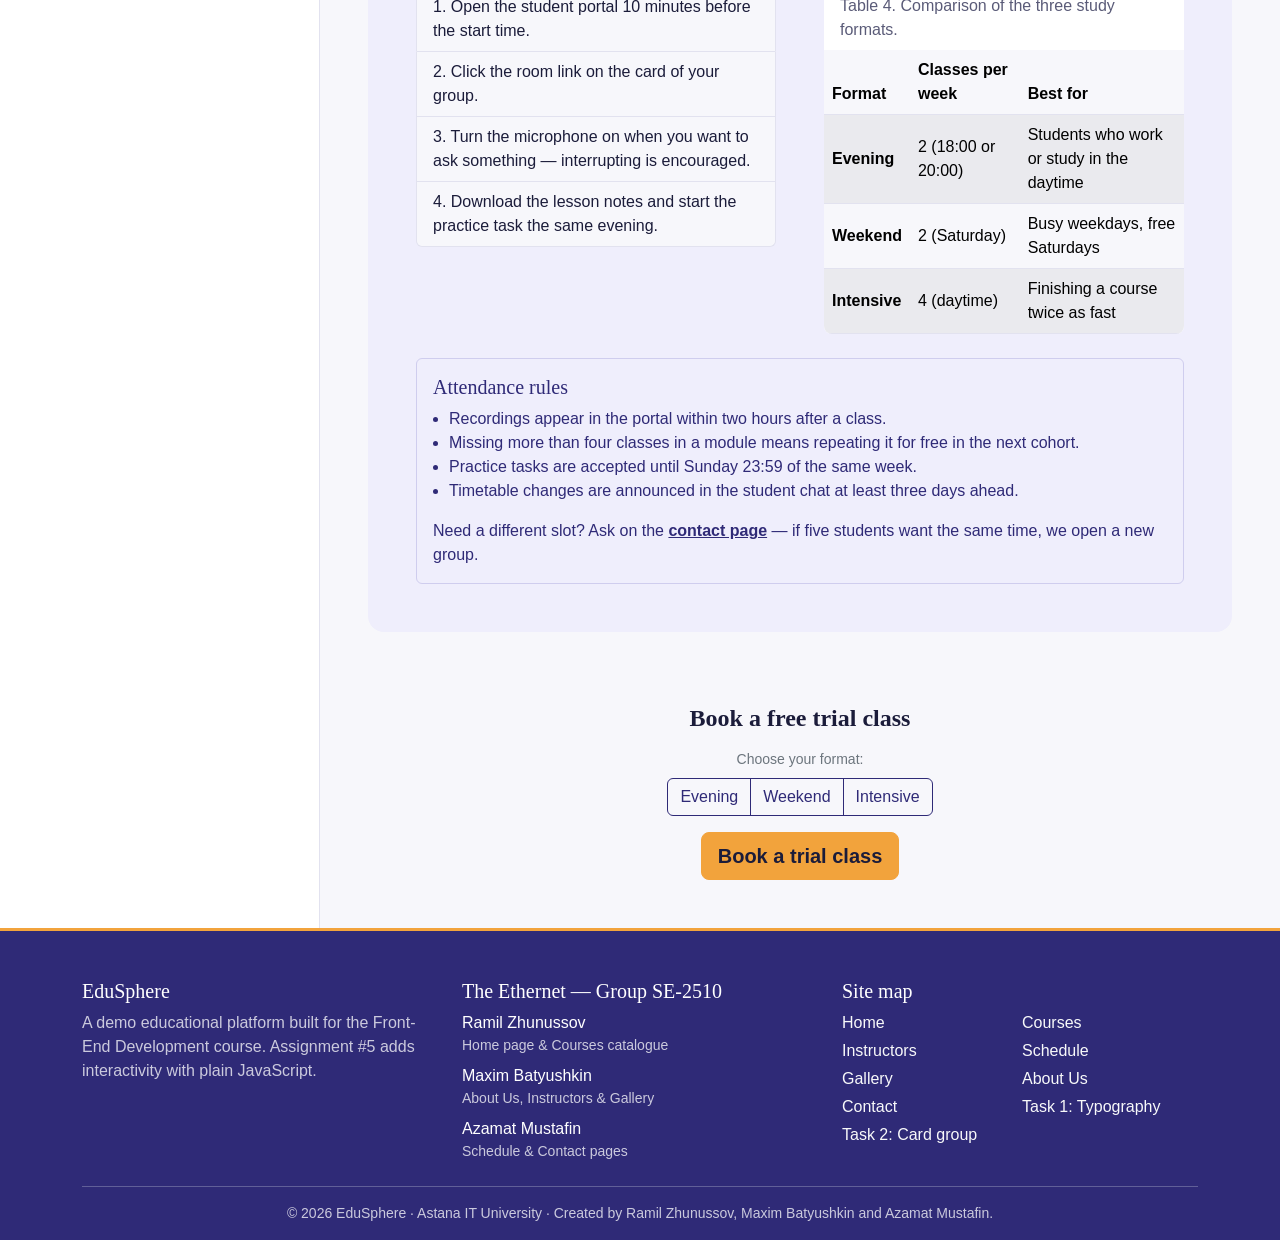
<file: schedule.html>
<!DOCTYPE html>
<html lang="en">
<head>
  <!-- =====================================================================
       Project : EduSphere — Online Educational Platform
       Team    : The Ethernet (Group SE-2510)
       Members : Ramil Zhunussov, Maxim Batyushkin, Azamat Mustafin
       Page    : schedule.html — Weekly class schedule
       Author  : Azamat Mustafin
       Course  : Front-End Development — Assignment #3
                 (Media Queries + Bootstrap Grid)
       Styles  : Bootstrap 5.3 (CDN) + css/bootstrap-theme.css (colours only)

       ASSIGNMENT #3 TASKS ON THIS PAGE
       Task 3  Grid      -> joining + formats section col-lg-6 x2,
                            page col-lg-9 / col-lg-3
       Task 4  Spacing   -> only m-* / p-* / g-* / gap-* utilities
       Task 5  Navbar    -> shared Bootstrap navbar
       Task 6  Buttons   -> btn-group (study formats), btn-warning btn-lg, btn-outline-primary, btn-sm
       Task 10 A11y      -> table caption + scope, aria-labels
       ===================================================================== -->
  <meta charset="UTF-8">
  <meta name="viewport" content="width=device-width, initial-scale=1.0">
  <meta name="description" content="Weekly timetable of EduSphere live classes for the autumn semester, including group formats and instructions for joining a lesson.">
  <meta name="author" content="The Ethernet">
  <title>Class Schedule — EduSphere</title>
  <link rel="icon" href="images/logo.svg" type="image/svg+xml">
  <link rel="stylesheet" href="https://cdn.jsdelivr.net/npm/bootstrap@5.3.3/dist/css/bootstrap.min.css">
  <link rel="stylesheet" href="css/bootstrap-theme.css">
  <link rel="stylesheet" href="css/interactive.css">
</head>
<body>

  <!-- TASK 10: Bootstrap helper — hidden until it receives keyboard focus -->
  <a class="visually-hidden-focusable position-absolute top-0 start-0 m-2 p-2 bg-warning text-dark rounded z-3" href="#main">Skip to main content</a>

  <!-- ============================ TASK 5 · NAVBAR ========================
       navbar-expand-lg : links in a row from 992px, hamburger below that
       data-bs-theme="dark" : light text and a white toggler icon
       ===================================================================== -->
  <header>
    <nav class="navbar navbar-expand-lg bg-edu border-bottom border-3 border-warning py-2" data-bs-theme="dark" aria-label="Main navigation">
      <div class="container-fluid px-3 px-lg-4">
        <a class="navbar-brand d-flex align-items-center gap-2" href="index.html">
          <img src="images/logo.svg" alt="EduSphere logo: a graduation cap inside a circle" width="44" height="44">
          <span class="d-flex flex-column lh-1">
            <span class="fs-4 fw-bold font-serif">EduSphere</span>
            <small class="text-warning text-uppercase brand-tagline mt-1">Learn · Practise · Grow</small>
          </span>
        </a>

        <button class="navbar-toggler" type="button" data-bs-toggle="collapse" data-bs-target="#mainNav"
                aria-controls="mainNav" aria-expanded="false" aria-label="Toggle navigation">
          <span class="navbar-toggler-icon"></span>
        </button>

        <div class="collapse navbar-collapse" id="mainNav">
          <ul class="navbar-nav ms-auto align-items-lg-center gap-lg-2 fw-semibold py-3 py-lg-0">
            <li class="nav-item"><a class="nav-link" href="index.html">Home</a></li>
            <li class="nav-item"><a class="nav-link" href="courses.html">Courses</a></li>
            <li class="nav-item"><a class="nav-link" href="instructors.html">Instructors</a></li>
            <li class="nav-item"><a class="nav-link active" aria-current="page" href="schedule.html">Schedule</a></li>
            <li class="nav-item"><a class="nav-link" href="gallery.html">Gallery</a></li>
            <li class="nav-item"><a class="nav-link" href="about.html">About Us</a></li>
            <li class="nav-item ms-lg-2 mt-2 mt-lg-0">
              <a class="btn btn-warning fw-semibold px-3 shadow-sm" href="contact.html">Contact</a>
            </li>
            <li class="nav-item ms-lg-1 mt-2 mt-lg-0">
              <!-- ASSIGNMENT #5: Day / Night theme switch (js/main.js) -->
              <button id="theme-toggle" class="btn btn-outline-light btn-sm" type="button" aria-label="Switch to night theme">🌙</button>
            </li>
          </ul>
        </div>
      </div>
    </nav>
  </header>

  <!-- ===================== TASK 3 · PAGE GRID ===========================
       main col-lg-9 + sidebar col-lg-3 (sidebar painted left with order-lg-first)
       ===================================================================== -->
  <div class="container-fluid">
    <div class="row">

      <main id="main" class="col-lg-9 px-3 px-sm-4 px-lg-5">

        <!-- ======================== TIMETABLE ======================== -->
        <section class="py-4 py-lg-5" aria-labelledby="schedule-title">
          <img class="img-fluid rounded-4 mb-4" src="images/banner-schedule.svg" alt="Weekly calendar grid next to a clock showing live class times">

          <h1 id="schedule-title" class="fw-bold">Weekly class schedule</h1>
          <p class="lead text-secondary mb-4">
            Autumn semester 2026, valid from <strong class="text-body">29 September</strong>. All
            times are shown for Astana (UTC+5). Live sessions last 90 minutes and
            are recorded, so a missed class is never a lost class.
          </p>

          <!-- table-responsive: on phones the 7-column table scrolls sideways -->
          <div class="table-responsive bg-white rounded-3 shadow-sm mb-4">
            <table id="weekly-schedule" class="table table-striped table-hover table-bordered align-middle mb-0">
              <caption class="caption-top px-3">Table 3. Live class timetable for all four study directions.</caption>
              <thead class="table-dark">
                <tr>
                  <th scope="col">Time</th>
                  <th scope="col">Monday</th>
                  <th scope="col">Tuesday</th>
                  <th scope="col">Wednesday</th>
                  <th scope="col">Thursday</th>
                  <th scope="col">Friday</th>
                  <th scope="col">Saturday</th>
                </tr>
              </thead>
              <tbody>
                <tr>
                  <th scope="row" class="text-nowrap">10:00 &ndash; 11:30</th>
                  <td class="text-secondary text-center">&mdash;</td>
                  <td class="text-secondary text-center">&mdash;</td>
                  <td class="text-secondary text-center">&mdash;</td>
                  <td class="text-secondary text-center">&mdash;</td>
                  <td class="text-secondary text-center">&mdash;</td>
                  <td>Python for Everyone<br><small class="text-secondary">Intensive group</small></td>
                </tr>
                <tr>
                  <th scope="row" class="text-nowrap">12:00 &ndash; 13:30</th>
                  <td class="text-secondary text-center">&mdash;</td>
                  <td class="text-secondary text-center">&mdash;</td>
                  <td class="text-secondary text-center">&mdash;</td>
                  <td class="text-secondary text-center">&mdash;</td>
                  <td class="text-secondary text-center">&mdash;</td>
                  <td>UX &amp; UI Design Basics<br><small class="text-secondary">Weekend group</small></td>
                </tr>
                <tr>
                  <th scope="row" class="text-nowrap">15:00 &ndash; 16:30</th>
                  <td>Mobile Development<br><small class="text-secondary">Advanced group</small></td>
                  <td class="text-secondary fst-italic">Self-study</td>
                  <td>Mobile Development<br><small class="text-secondary">Advanced group</small></td>
                  <td class="text-secondary fst-italic">Self-study</td>
                  <td>Project workshop<br><small class="text-secondary">All directions</small></td>
                  <td class="text-secondary text-center">&mdash;</td>
                </tr>
                <tr>
                  <th scope="row" class="text-nowrap">18:00 &ndash; 19:30</th>
                  <td>HTML &amp; CSS Foundations<br><small class="text-secondary">Evening group A</small></td>
                  <td>JavaScript in Practice<br><small class="text-secondary">Evening group</small></td>
                  <td>HTML &amp; CSS Foundations<br><small class="text-secondary">Evening group A</small></td>
                  <td>JavaScript in Practice<br><small class="text-secondary">Evening group</small></td>
                  <td class="text-secondary fst-italic">Consultations</td>
                  <td class="text-secondary text-center">&mdash;</td>
                </tr>
                <tr>
                  <th scope="row" class="text-nowrap">20:00 &ndash; 21:30</th>
                  <td>Data Analytics with SQL<br><small class="text-secondary">Evening group</small></td>
                  <td>HTML &amp; CSS Foundations<br><small class="text-secondary">Evening group B</small></td>
                  <td>Data Analytics with SQL<br><small class="text-secondary">Evening group</small></td>
                  <td>HTML &amp; CSS Foundations<br><small class="text-secondary">Evening group B</small></td>
                  <td>Open lecture<br><small class="text-secondary">Free for everyone</small></td>
                  <td class="text-secondary text-center">&mdash;</td>
                </tr>
              </tbody>
            </table>
          </div>

          <h2 class="h4 fw-bold mb-3">How to read the timetable</h2>
          <!-- TASK 3: legend in a responsive grid, 1 / 2 columns -->
          <ul class="row row-cols-1 row-cols-md-2 g-3 list-unstyled mb-0">
            <li class="col"><div class="bg-white border rounded-3 p-3 h-100"><strong>Evening group A / B</strong> — the same course taught twice, pick one slot when you enrol.</div></li>
            <li class="col"><div class="bg-white border rounded-3 p-3 h-100"><strong>Self-study</strong> — no live class; the practice task for the week is published instead.</div></li>
            <li class="col"><div class="bg-white border rounded-3 p-3 h-100"><strong>Consultations</strong> — open room where any student may join and ask questions.</div></li>
            <li class="col"><div class="bg-white border rounded-3 p-3 h-100"><strong>Open lecture</strong> — a guest talk, free to attend even without a subscription.</div></li>
          </ul>
        </section>

        <!-- ============ FORMATS · TASK 3: two columns (col-lg-6) ============ -->
        <section class="bg-primary-subtle rounded-4 p-3 p-sm-4 p-lg-5 mb-4 mt-lg-4" aria-labelledby="join-title">
          <div class="row g-4 g-lg-5 mb-4">
            <div class="col-12 col-lg-6">
              <h2 id="join-title" class="fw-bold">Joining a live class</h2>
              <h3 class="h6 text-secondary mb-3">Four steps, every single lesson</h3>
              <ol class="list-group list-group-numbered">
                <li class="list-group-item">Open the student portal 10 minutes before the start time.</li>
                <li class="list-group-item">Click the room link on the card of your group.</li>
                <li class="list-group-item">Turn the microphone on when you want to ask something &mdash; interrupting is encouraged.</li>
                <li class="list-group-item">Download the lesson notes and start the practice task the same evening.</li>
              </ol>
            </div>

            <div class="col-12 col-lg-6">
              <h2 class="fw-bold">Study formats</h2>
              <h3 class="h6 text-secondary mb-3">Choose the rhythm that fits your week</h3>
              <div class="table-responsive bg-white rounded-3">
                <table class="table table-striped align-middle mb-0">
                  <caption class="caption-top px-3">Table 4. Comparison of the three study formats.</caption>
                  <thead>
                    <tr>
                      <th scope="col">Format</th>
                      <th scope="col">Classes per week</th>
                      <th scope="col">Best for</th>
                    </tr>
                  </thead>
                  <tbody>
                    <tr><th scope="row">Evening</th><td>2 (18:00 or 20:00)</td><td>Students who work or study in the daytime</td></tr>
                    <tr><th scope="row">Weekend</th><td>2 (Saturday)</td><td>Busy weekdays, free Saturdays</td></tr>
                    <tr><th scope="row">Intensive</th><td>4 (daytime)</td><td>Finishing a course twice as fast</td></tr>
                  </tbody>
                </table>
              </div>
            </div>
          </div>

          <div class="alert alert-primary mb-0" role="note">
            <h3 class="h5 alert-heading">Attendance rules</h3>
            <ul class="mb-3 ps-3">
              <li>Recordings appear in the portal within two hours after a class.</li>
              <li>Missing more than four classes in a module means repeating it for free in the next cohort.</li>
              <li>Practice tasks are accepted until Sunday 23:59 of the same week.</li>
              <li>Timetable changes are announced in the student chat at least three days ahead.</li>
            </ul>
            <p class="mb-0">
              Need a different slot? Ask on the <a class="alert-link" href="contact.html">contact page</a>
              &mdash; if five students want the same time, we open a new group.
            </p>
          </div>
        </section>

        <!-- ============ TASK 6: btn-group — related buttons together ============ -->
        <section class="text-center py-4 py-lg-5" aria-labelledby="book-title">
          <h2 id="book-title" class="h4 fw-bold mb-3">Book a free trial class</h2>
          <p class="small text-secondary mb-2" id="format-label">Choose your format:</p>
          <div class="btn-group mb-3" role="group" aria-labelledby="format-label">
            <a class="btn btn-outline-primary" href="contact.html">Evening</a>
            <a class="btn btn-outline-primary" href="contact.html">Weekend</a>
            <a class="btn btn-outline-primary" href="contact.html">Intensive</a>
          </div>
          <div>
            <a class="btn btn-warning btn-lg fw-semibold" href="contact.html">Book a trial class</a>
          </div>
        </section>

      </main>

      <!-- =================== SIDEBAR · col-lg-3, left on desktop =================== -->
      <aside class="col-lg-3 order-lg-first bg-white border-end px-3 px-sm-4 py-4 py-lg-5" aria-label="Schedule summary">
        <div class="d-flex flex-column gap-4">
          <div class="card border-warning">
            <div class="card-body">
              <h2 class="h5 card-title">Next live class</h2>
              <p class="card-text"><strong>Monday, 18:00</strong><br>HTML &amp; CSS Foundations, evening group A.</p>
              <a class="btn btn-primary btn-sm w-100" href="contact.html">Book a trial class</a>
            </div>
          </div>

          <div>
            <h2 class="h6 fw-bold text-uppercase text-secondary mb-2">Legend</h2>
            <ul class="list-group list-group-flush">
              <li class="list-group-item px-0">Evening A / B &mdash; same course, two slots</li>
              <li class="list-group-item px-0">Self-study &mdash; no live class</li>
              <li class="list-group-item px-0">Consultations &mdash; open room</li>
              <li class="list-group-item px-0">Open lecture &mdash; free to attend</li>
            </ul>
          </div>

          <div>
            <h2 class="h6 fw-bold text-uppercase text-secondary mb-2">Time zone</h2>
            <p class="small text-secondary mb-0">All times are Astana time (UTC+5). Recordings appear in the
              portal within two hours after a class.</p>
          </div>
        </div>
      </aside>

    </div>
  </div>

  <!-- ============================ FOOTER ============================
       Assignment rule: names of all team members in the <footer>.
       ================================================================ -->
  <footer class="bg-edu text-white border-top border-3 border-warning pt-5 pb-3">
    <div class="container">
      <div class="row g-4">
        <div class="col-12 col-md-6 col-lg-4">
          <h3 class="h5">EduSphere</h3>
          <p class="text-white text-opacity-75 mb-0">
            A demo educational platform built for the Front-End Development course.
            Assignment #5 adds interactivity with plain JavaScript.
          </p>
        </div>

        <div class="col-12 col-md-6 col-lg-4">
          <h3 class="h5">The Ethernet — Group SE-2510</h3>
          <ul class="list-unstyled mb-0">
            <li class="mb-2">Ramil Zhunussov <span class="d-block small text-white text-opacity-75">Home page &amp; Courses catalogue</span></li>
            <li class="mb-2">Maxim Batyushkin <span class="d-block small text-white text-opacity-75">About Us, Instructors &amp; Gallery</span></li>
            <li>Azamat Mustafin <span class="d-block small text-white text-opacity-75">Schedule &amp; Contact pages</span></li>
          </ul>
        </div>

        <nav class="col-12 col-lg-4" aria-label="Site map">
          <h3 class="h5">Site map</h3>
          <ul class="list-unstyled row row-cols-2 g-1 mb-0">
            <li class="col"><a class="link-light link-underline-opacity-0 link-underline-opacity-100-hover" href="index.html">Home</a></li>
            <li class="col"><a class="link-light link-underline-opacity-0 link-underline-opacity-100-hover" href="courses.html">Courses</a></li>
            <li class="col"><a class="link-light link-underline-opacity-0 link-underline-opacity-100-hover" href="instructors.html">Instructors</a></li>
            <li class="col"><a class="link-light link-underline-opacity-0 link-underline-opacity-100-hover" href="schedule.html">Schedule</a></li>
            <li class="col"><a class="link-light link-underline-opacity-0 link-underline-opacity-100-hover" href="gallery.html">Gallery</a></li>
            <li class="col"><a class="link-light link-underline-opacity-0 link-underline-opacity-100-hover" href="about.html">About Us</a></li>
            <li class="col"><a class="link-light link-underline-opacity-0 link-underline-opacity-100-hover" href="contact.html">Contact</a></li>
            <li class="col"><a class="link-light link-underline-opacity-0 link-underline-opacity-100-hover" href="task1-typography.html">Task 1: Typography</a></li>
            <li class="col"><a class="link-light link-underline-opacity-0 link-underline-opacity-100-hover" href="task2-cards.html">Task 2: Card group</a></li>
          </ul>
        </nav>
      </div>

      <p class="border-top border-light border-opacity-25 small text-white text-opacity-75 text-center pt-3 mt-4 mb-0">
        &copy; 2026 EduSphere · Astana IT University · Created by Ramil Zhunussov,
        Maxim Batyushkin and Azamat Mustafin.
      </p>
    </div>
  </footer>

  <script src="https://cdn.jsdelivr.net/npm/bootstrap@5.3.3/dist/js/bootstrap.bundle.min.js"></script>

  <script src="js/main.js"></script>
</body>
</html>
</file>
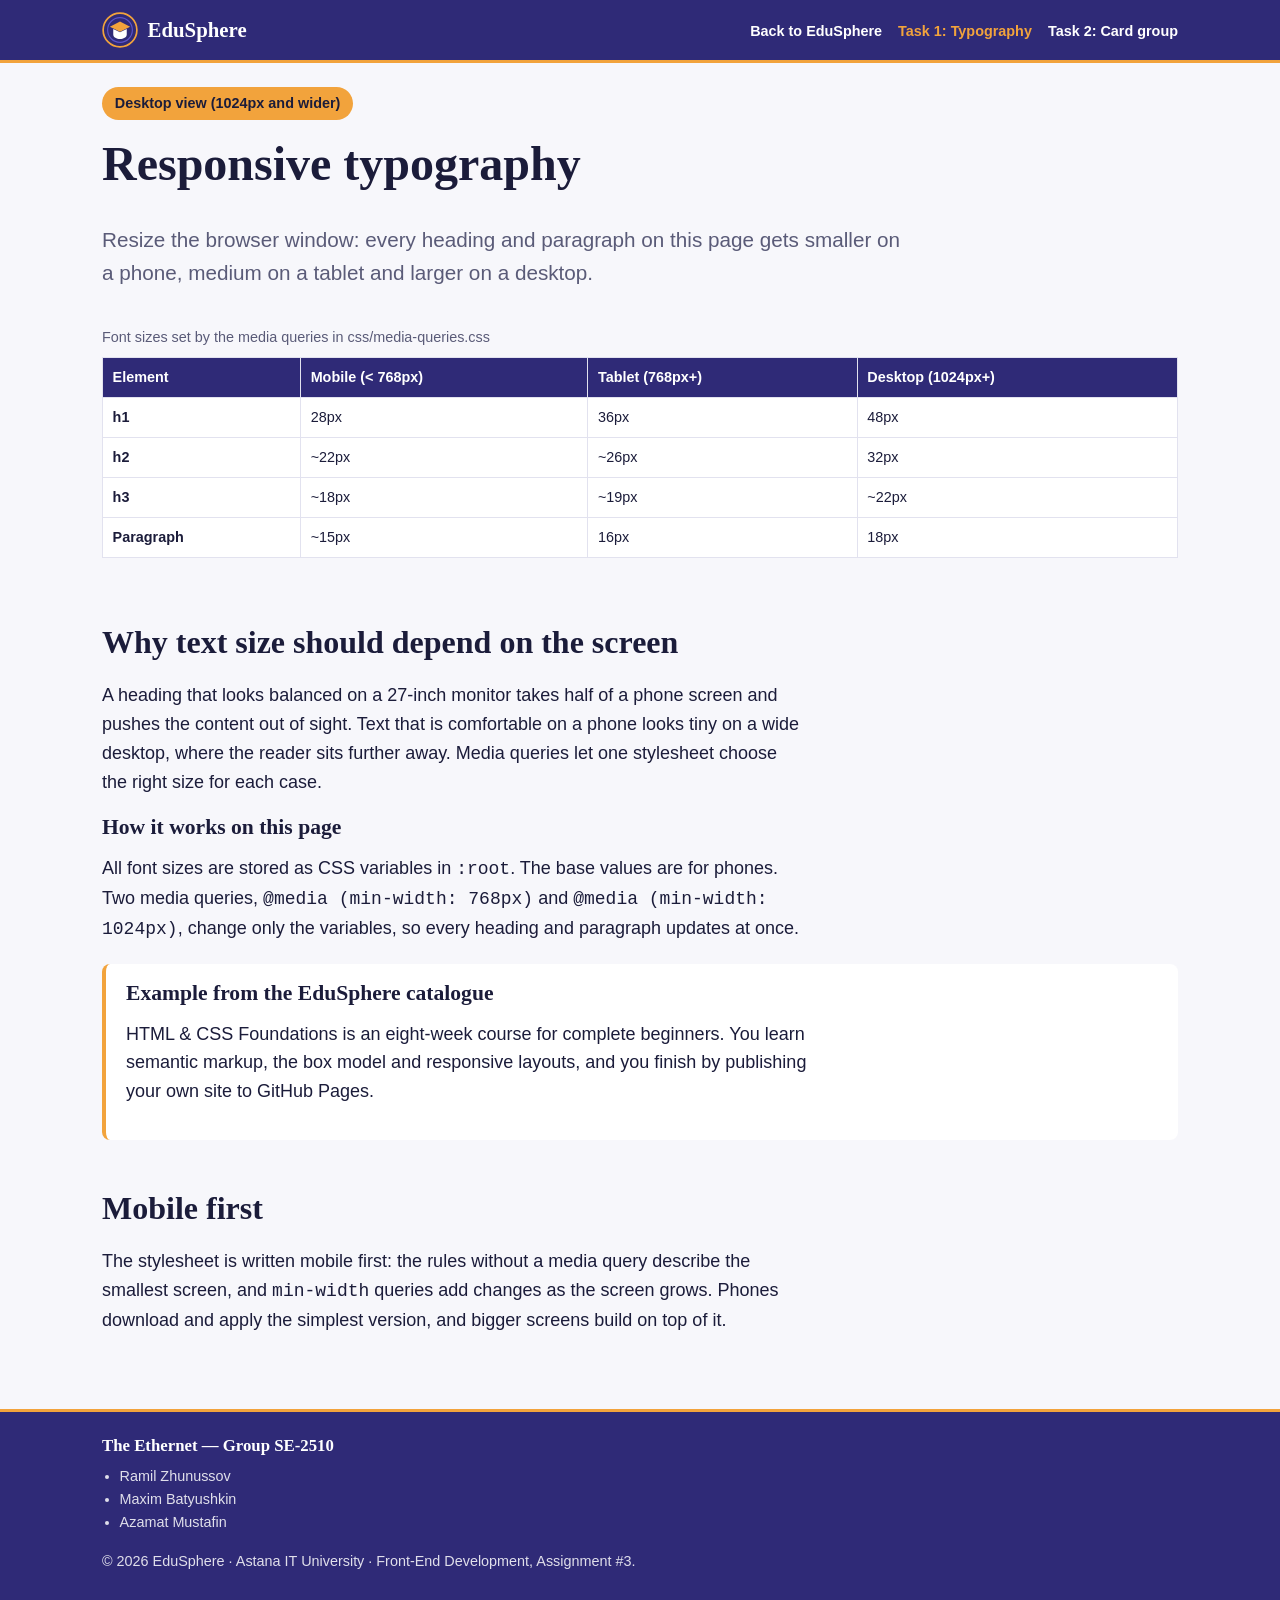
<file: task1-typography.html>
<!DOCTYPE html>
<html lang="en">
<head>
  <!-- =====================================================================
       Project : EduSphere — Online Educational Platform
       Team    : The Ethernet (Group SE-2510)
       Members : Ramil Zhunussov, Maxim Batyushkin, Azamat Mustafin
       Page    : task1-typography.html — Assignment #3, Part 1, Task 1
       Note    : NO Bootstrap on this page. Plain CSS + media queries
                 from css/media-queries.css (mobile-first).
       ===================================================================== -->
  <meta charset="UTF-8">
  <meta name="viewport" content="width=device-width, initial-scale=1.0">
  <meta name="description" content="Assignment #3 Task 1: font sizes that change with media queries for mobile, tablet and desktop.">
  <meta name="author" content="The Ethernet">
  <title>Task 1: Responsive Typography — EduSphere</title>
  <link rel="icon" href="images/logo.svg" type="image/svg+xml">
  <link rel="stylesheet" href="css/media-queries.css">
</head>
<body>

  <header class="site-header">
    <div class="inner">
      <a class="brand" href="index.html">
        <img src="images/logo.svg" alt="EduSphere logo" width="36" height="36">
        EduSphere
      </a>
      <nav class="task-nav" aria-label="Assignment #3 pages">
        <ul>
          <li><a href="index.html">Back to EduSphere</a></li>
          <li><a href="task1-typography.html" aria-current="page">Task 1: Typography</a></li>
          <li><a href="task2-cards.html">Task 2: Card group</a></li>
        </ul>
      </nav>
    </div>
  </header>

  <main class="page">
    <!-- the text of this label is set by the media queries (::after) -->
    <p class="breakpoint" aria-hidden="true"></p>

    <h1>Responsive typography</h1>

    <p class="lead">
      Resize the browser window: every heading and paragraph on this page gets
      smaller on a phone, medium on a tablet and larger on a desktop.
    </p>

    <!-- TASK 1: the table explains which size each element gets -->
    <div class="table-wrap">
      <table class="size-table">
        <caption>Font sizes set by the media queries in css/media-queries.css</caption>
        <thead>
          <tr>
            <th scope="col">Element</th>
            <th scope="col">Mobile (&lt; 768px)</th>
            <th scope="col">Tablet (768px+)</th>
            <th scope="col">Desktop (1024px+)</th>
          </tr>
        </thead>
        <tbody>
          <tr><th scope="row">h1</th><td>28px</td><td>36px</td><td>48px</td></tr>
          <tr><th scope="row">h2</th><td>~22px</td><td>~26px</td><td>32px</td></tr>
          <tr><th scope="row">h3</th><td>~18px</td><td>~19px</td><td>~22px</td></tr>
          <tr><th scope="row">Paragraph</th><td>~15px</td><td>16px</td><td>18px</td></tr>
        </tbody>
      </table>
    </div>

    <h2>Why text size should depend on the screen</h2>
    <p>
      A heading that looks balanced on a 27-inch monitor takes half of a phone
      screen and pushes the content out of sight. Text that is comfortable on a
      phone looks tiny on a wide desktop, where the reader sits further away.
      Media queries let one stylesheet choose the right size for each case.
    </p>

    <h3>How it works on this page</h3>
    <p>
      All font sizes are stored as CSS variables in <code>:root</code>. The base
      values are for phones. Two media queries,
      <code>@media (min-width: 768px)</code> and
      <code>@media (min-width: 1024px)</code>, change only the variables, so every
      heading and paragraph updates at once.
    </p>

    <div class="sample">
      <h3>Example from the EduSphere catalogue</h3>
      <p>
        HTML &amp; CSS Foundations is an eight-week course for complete beginners.
        You learn semantic markup, the box model and responsive layouts, and you
        finish by publishing your own site to GitHub Pages.
      </p>
    </div>

    <h2>Mobile first</h2>
    <p>
      The stylesheet is written mobile first: the rules without a media query
      describe the smallest screen, and <code>min-width</code> queries add
      changes as the screen grows. Phones download and apply the simplest
      version, and bigger screens build on top of it.
    </p>

  </main>

  <!-- Assignment rule: names of all team members in the <footer> -->
  <footer class="site-footer">
    <div class="inner">
      <h2>The Ethernet — Group SE-2510</h2>
      <ul>
        <li>Ramil Zhunussov</li>
        <li>Maxim Batyushkin</li>
        <li>Azamat Mustafin</li>
      </ul>
      <p>&copy; 2026 EduSphere · Astana IT University · Front-End Development, Assignment #3.</p>
    </div>
  </footer>

</body>
</html>
</file>
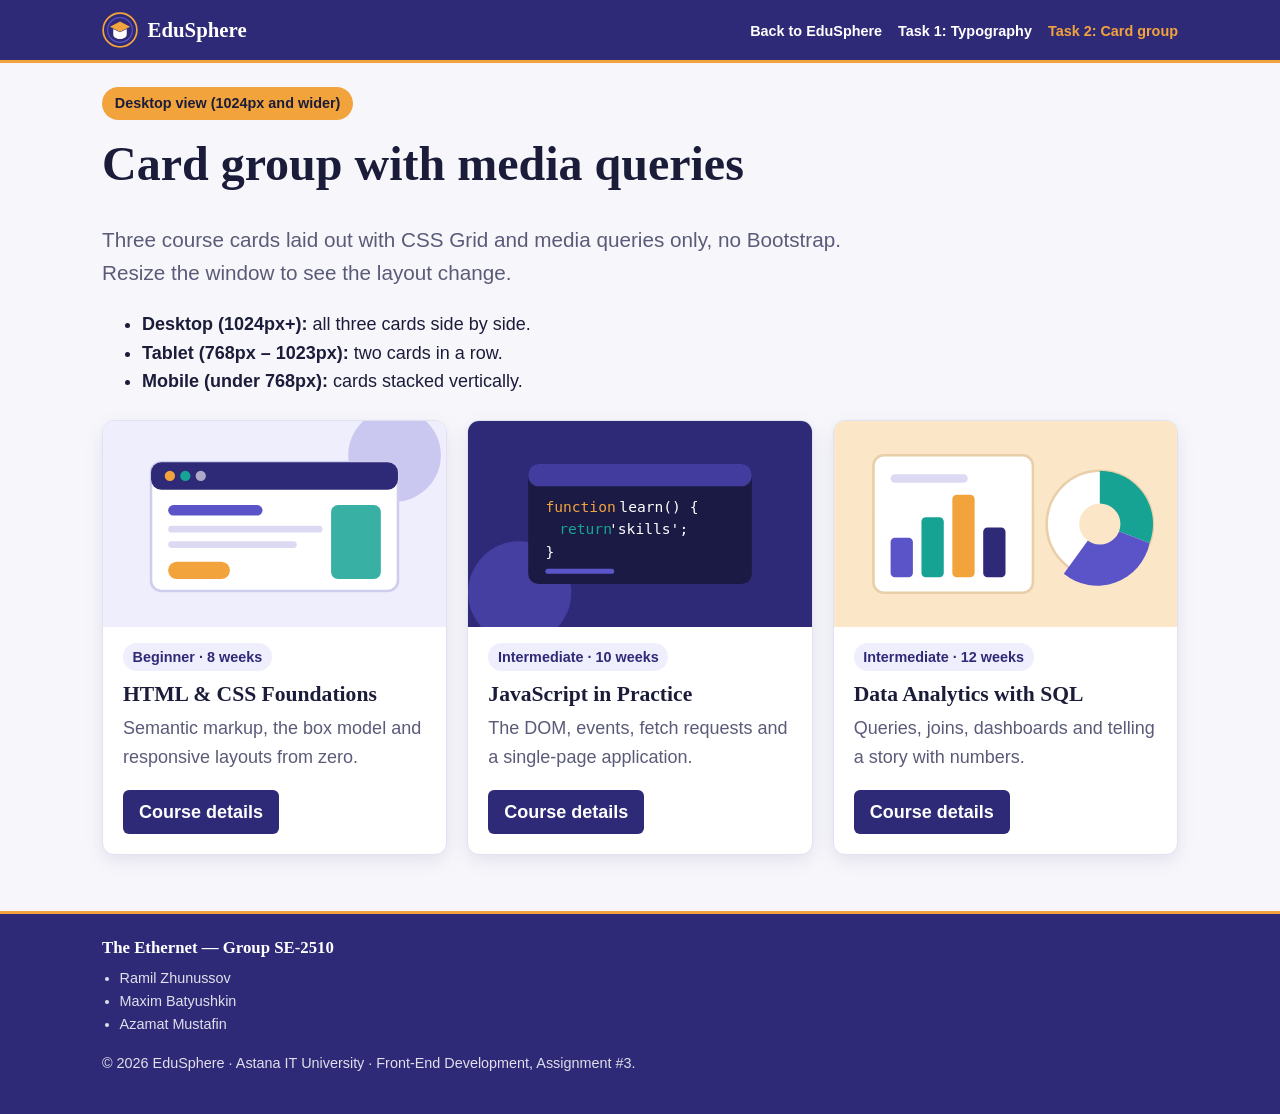
<file: task2-cards.html>
<!DOCTYPE html>
<html lang="en">
<head>
  <!-- =====================================================================
       Project : EduSphere — Online Educational Platform
       Team    : The Ethernet (Group SE-2510)
       Members : Ramil Zhunussov, Maxim Batyushkin, Azamat Mustafin
       Page    : task2-cards.html — Assignment #3, Part 1, Task 2
       Note    : NO Bootstrap on this page. Plain CSS + media queries
                 from css/media-queries.css (mobile-first).
       ===================================================================== -->
  <meta charset="UTF-8">
  <meta name="viewport" content="width=device-width, initial-scale=1.0">
  <meta name="description" content="Assignment #3 Task 2: three cards that show 3, 2 or 1 per row using only CSS media queries.">
  <meta name="author" content="The Ethernet">
  <title>Task 2: Card Group — EduSphere</title>
  <link rel="icon" href="images/logo.svg" type="image/svg+xml">
  <link rel="stylesheet" href="css/media-queries.css">
</head>
<body>

  <header class="site-header">
    <div class="inner">
      <a class="brand" href="index.html">
        <img src="images/logo.svg" alt="EduSphere logo" width="36" height="36">
        EduSphere
      </a>
      <nav class="task-nav" aria-label="Assignment #3 pages">
        <ul>
          <li><a href="index.html">Back to EduSphere</a></li>
          <li><a href="task1-typography.html">Task 1: Typography</a></li>
          <li><a href="task2-cards.html" aria-current="page">Task 2: Card group</a></li>
        </ul>
      </nav>
    </div>
  </header>

  <main class="page">
    <!-- the text of this label is set by the media queries (::after) -->
    <p class="breakpoint" aria-hidden="true"></p>

    <h1>Card group with media queries</h1>

    <p class="lead">
      Three course cards laid out with CSS Grid and media queries only, no
      Bootstrap. Resize the window to see the layout change.
    </p>

    <ul>
      <li><strong>Desktop (1024px+):</strong> all three cards side by side.</li>
      <li><strong>Tablet (768px – 1023px):</strong> two cards in a row.</li>
      <li><strong>Mobile (under 768px):</strong> cards stacked vertically.</li>
    </ul>

    <!-- TASK 2: grid-template-columns is 1fr on mobile,
         repeat(2, 1fr) on tablet and repeat(3, 1fr) on desktop -->
    <section class="card-grid" aria-label="Popular courses">

      <article class="course-card">
        <img src="images/course-web.svg" alt="Browser window representing the HTML and CSS course">
        <div class="body">
          <span class="level">Beginner · 8 weeks</span>
          <h3>HTML &amp; CSS Foundations</h3>
          <p>Semantic markup, the box model and responsive layouts from zero.</p>
          <a class="card-link" href="courses.html">Course details</a>
        </div>
      </article>

      <article class="course-card">
        <img src="images/course-js.svg" alt="Code editor showing a JavaScript function">
        <div class="body">
          <span class="level">Intermediate · 10 weeks</span>
          <h3>JavaScript in Practice</h3>
          <p>The DOM, events, fetch requests and a single-page application.</p>
          <a class="card-link" href="courses.html">Course details</a>
        </div>
      </article>

      <article class="course-card">
        <img src="images/course-data.svg" alt="Dashboard with bar and pie charts">
        <div class="body">
          <span class="level">Intermediate · 12 weeks</span>
          <h3>Data Analytics with SQL</h3>
          <p>Queries, joins, dashboards and telling a story with numbers.</p>
          <a class="card-link" href="courses.html">Course details</a>
        </div>
      </article>
    </section>

  </main>

  <!-- Assignment rule: names of all team members in the <footer> -->
  <footer class="site-footer">
    <div class="inner">
      <h2>The Ethernet — Group SE-2510</h2>
      <ul>
        <li>Ramil Zhunussov</li>
        <li>Maxim Batyushkin</li>
        <li>Azamat Mustafin</li>
      </ul>
      <p>&copy; 2026 EduSphere · Astana IT University · Front-End Development, Assignment #3.</p>
    </div>
  </footer>

</body>
</html>
</file>
<file: css/interactive.css>
/* ==========================================================================
   EduSphere — styles for the JavaScript features (Assignment #5)
   Team: The Ethernet (Group SE-2510)
   Author: Maxim Batyushkin

   Linked after bootstrap-theme.css on every Bootstrap page.

   TABLE OF CONTENTS
   01. Night theme (html[data-bs-theme="dark"])
   02. Rating stars
   03. Animations triggered from JavaScript
   04. Multi-step enrolment form
   05. Keyboard focus in the navbar
   ========================================================================== */


/* ==========================================================================
   01. NIGHT THEME
   Bootstrap switches most colours by itself; we only re-map the EduSphere
   variables from bootstrap-theme.css. "html[...]" is more specific than
   ":root", so these values win when the theme is dark.
   ========================================================================== */
html[data-bs-theme="dark"] {
  --bs-body-bg: #12112a;
  --bs-body-color: #e4e3f5;
  --bs-secondary-color: #a8a7c7;
  --bs-border-color: #34325e;

  --bs-primary-rgb: 170, 164, 255;            /* text-primary readable on dark */
  --bs-primary-bg-subtle: #1e1c45;
  --bs-primary-border-subtle: #3a377a;
  --bs-primary-text-emphasis: #c9c6ff;

  --bs-link-color: #aaa4ff;
  --bs-link-color-rgb: 170, 164, 255;
  --bs-link-hover-color: #d0cdff;
  --bs-link-hover-color-rgb: 208, 205, 255;
}

html[data-bs-theme="dark"] .card {
  --bs-card-bg: #1b1a3b;
}

/* bg-white is a fixed colour in Bootstrap, so we repaint it for the night */
html[data-bs-theme="dark"] .bg-white {
  background-color: #1b1a3b !important;
}

html[data-bs-theme="dark"] .btn-outline-primary {
  --bs-btn-color: #c9c6ff;
  --bs-btn-border-color: #8f88f2;
  --bs-btn-disabled-color: #c9c6ff;
  --bs-btn-disabled-border-color: #8f88f2;
}

html[data-bs-theme="dark"] .text-bg-primary {
  background-color: var(--edu-indigo-light) !important;
}

/* smooth fade between day and night — only after a click on the switch
   (main.js adds .theme-animated), so pages do not flash while loading */
.theme-animated body,
.theme-animated .card,
.theme-animated .list-group-item {
  transition: background-color 0.4s ease, color 0.4s ease;
}


/* ==========================================================================
   02. RATING STARS
   Hovering a star lights it and every star before it (preview); clicked
   stars keep the .active class set by JavaScript.
   ========================================================================== */
.star {
  padding: 0 0.1rem;
  border: 0;
  background: none;
  font-size: 1.4rem;
  line-height: 1;
  color: #c9c8dc;
  cursor: pointer;
  transition: color 0.2s ease, transform 0.18s ease;
}

.star.active,
.rating:hover .star {
  color: var(--edu-amber);
}

.rating .star:hover ~ .star {
  color: #c9c8dc;
}

.star:focus-visible {
  outline: 2px solid var(--edu-indigo-light);
  border-radius: 0.25rem;
}


/* ==========================================================================
   03. ANIMATIONS (the classes are added by JavaScript)
   ========================================================================== */
.fade-in {
  animation: fade-in-up 0.45s ease both;
}

.pop {
  animation: pop 0.4s ease;
}

.shake {
  animation: shake 0.35s ease;
}

.highlight {
  animation: highlight 1.2s ease;
}

@keyframes fade-in-up {
  from { opacity: 0; transform: translateY(14px); }
  to   { opacity: 1; transform: none; }
}

@keyframes pop {
  50% { transform: scale(1.06); }
}

@keyframes shake {
  25% { transform: translateX(-6px); }
  75% { transform: translateX(6px); }
}

@keyframes highlight {
  from { box-shadow: 0 0 0 0 rgba(242, 163, 60, 0.9); }
  to   { box-shadow: 0 0 0 18px rgba(242, 163, 60, 0); }
}

/* people who turn off motion in their OS settings get no animations */
@media (prefers-reduced-motion: reduce) {
  .fade-in, .pop, .shake, .highlight { animation: none; }
  .star, .progress-bar { transition: none; }
}


/* ==========================================================================
   04. MULTI-STEP ENROLMENT FORM
   ========================================================================== */
.wizard-step {
  min-height: 9rem;
}

#enrol-form legend {
  font-family: var(--edu-font-heading);
}

/* Bootstrap paints a disabled outline button blue; keep the brand indigo */
.btn-outline-primary {
  --bs-btn-disabled-color: var(--edu-indigo);
  --bs-btn-disabled-border-color: var(--edu-indigo);
}

#confirm-btn {
  display: none;   /* shown by JavaScript on the last step */
}


/* ==========================================================================
   05. KEYBOARD FOCUS IN THE NAVBAR
   The default blue focus ring is almost invisible on the indigo navbar, so
   links reached with the arrow keys get a bright amber outline.
   ========================================================================== */
.navbar .nav-link:focus-visible,
.navbar .btn:focus-visible {
  outline: 3px solid var(--edu-amber);
  outline-offset: 2px;
  border-radius: 0.375rem;
  box-shadow: none;
}
</file>
<file: css/media-queries.css>
/* ==========================================================================
   EduSphere — Assignment #3, Part 1 (Media Queries)
   Team: The Ethernet (Group SE-2510)
   Used by: task1-typography.html, task2-cards.html

   NO BOOTSTRAP on these two pages — plain CSS only.

   Approach: MOBILE FIRST.
   The base rules (outside any @media) are written for phones.
   Then min-width media queries add changes for bigger screens:

       mobile  :   0px – 767px    (base styles, no media query)
       tablet  : 768px – 1023px   @media (min-width: 768px)
       desktop : 1024px and up    @media (min-width: 1024px)

   TABLE OF CONTENTS
   01. Variables and reset
   02. Page header, navigation and footer
   03. Breakpoint indicator (shows which media query is active)
   04. TASK 1 — responsive typography
   05. TASK 2 — card group (3 / 2 / 1 per row)
   06. Media queries: tablet
   07. Media queries: desktop
   ========================================================================== */


/* ==========================================================================
   01. VARIABLES AND RESET
   ========================================================================== */
:root {
  --indigo: #2f2a77;
  --indigo-light: #5b54c9;
  --amber: #f2a33c;
  --tint: #efeefc;
  --page: #f7f7fb;
  --text: #1b1c3a;
  --muted: #5a5b78;
  --border: #e2e2ef;

  --font-body: "Segoe UI", Tahoma, Verdana, Geneva, sans-serif;
  --font-heading: Georgia, "Times New Roman", serif;

  /* TASK 1: font sizes live in variables.
     Mobile values here, the media queries below overwrite them. */
  --fs-h1: 1.75rem;     /* 28px on mobile */
  --fs-h2: 1.35rem;     /* ~22px */
  --fs-h3: 1.1rem;      /* ~18px */
  --fs-body: 0.95rem;   /* ~15px */
  --fs-small: 0.8rem;

  --page-padding: 1rem;
}

* {
  box-sizing: border-box;
}

body {
  margin: 0;
  font-family: var(--font-body);
  font-size: var(--fs-body);
  line-height: 1.6;
  color: var(--text);
  background: var(--page);
}

img {
  max-width: 100%;
  display: block;
}

a {
  color: var(--indigo-light);
}

a:focus-visible {
  outline: 3px solid var(--amber);
  outline-offset: 2px;
}

.page {
  max-width: 1140px;
  margin: 0 auto;
  padding: 1.5rem var(--page-padding);
}


/* ==========================================================================
   02. HEADER, NAVIGATION AND FOOTER
   ========================================================================== */
.site-header {
  background: var(--indigo);
  border-bottom: 3px solid var(--amber);
  color: #fff;
}

.site-header .inner {
  max-width: 1140px;
  margin: 0 auto;
  padding: 0.75rem var(--page-padding);
  display: flex;
  flex-direction: column;       /* mobile: logo above the links */
  gap: 0.75rem;
}

.brand {
  display: flex;
  align-items: center;
  gap: 0.6rem;
  color: #fff;
  text-decoration: none;
  font-family: var(--font-heading);
  font-size: 1.3rem;
  font-weight: bold;
}

.task-nav ul {
  list-style: none;
  margin: 0;
  padding: 0;
  display: flex;
  flex-wrap: wrap;
  gap: 0.5rem 1rem;
}

.task-nav a {
  color: #fff;
  text-decoration: none;
  font-weight: 600;
  font-size: 0.9rem;
}

.task-nav a:hover {
  text-decoration: underline;
}

.task-nav a[aria-current="page"] {
  color: var(--amber);
}

.site-footer {
  background: var(--indigo);
  color: rgba(255, 255, 255, 0.85);
  border-top: 3px solid var(--amber);
  margin-top: 2rem;
}

.site-footer .inner {
  max-width: 1140px;
  margin: 0 auto;
  padding: 1.5rem var(--page-padding);
  font-size: var(--fs-small);
}

.site-footer h2 {
  font-family: var(--font-heading);
  color: #fff;
  font-size: 1.05rem;
  margin: 0 0 0.5rem;
}

.site-footer ul {
  margin: 0 0 1rem;
  padding-left: 1.1rem;
}


/* ==========================================================================
   03. BREAKPOINT INDICATOR
   A small label whose text is changed by the media queries — during the
   defense you resize the browser and see which query is active.
   ========================================================================== */
.breakpoint {
  display: inline-block;
  padding: 0.3rem 0.8rem;
  border-radius: 999px;
  background: var(--amber);
  color: var(--text);
  font-size: var(--fs-small);
  font-weight: 700;
}

.breakpoint::after {
  content: "Mobile view (under 768px)";
}


/* ==========================================================================
   04. TASK 1 — RESPONSIVE TYPOGRAPHY
   All sizes come from the variables in :root.
   ========================================================================== */
h1,
h2,
h3 {
  font-family: var(--font-heading);
  line-height: 1.25;
  margin: 0 0 0.6em;
}

h1 { font-size: var(--fs-h1); }
h2 { font-size: var(--fs-h2); margin-top: 1.5em; }
h3 { font-size: var(--fs-h3); }

p {
  margin: 0 0 1em;
  max-width: 70ch;           /* comfortable line length */
}

.lead {
  font-size: calc(var(--fs-body) * 1.15);
  color: var(--muted);
}

/* table that shows the current sizes next to each other */
.size-table {
  width: 100%;
  border-collapse: collapse;
  background: #fff;
  margin: 1rem 0;
  font-size: var(--fs-small);
}

.size-table caption {
  text-align: left;
  color: var(--muted);
  padding-bottom: 0.5rem;
}

.size-table th,
.size-table td {
  border: 1px solid var(--border);
  padding: 0.5rem 0.6rem;
  text-align: left;
}

.size-table thead {
  background: var(--indigo);
  color: #fff;
}

.table-wrap {
  overflow-x: auto;          /* table scrolls sideways on a small phone */
}

.sample {
  background: #fff;
  border-left: 4px solid var(--amber);
  border-radius: 8px;
  padding: 1rem 1.25rem;
  margin: 1.25rem 0;
}


/* ==========================================================================
   05. TASK 2 — CARD GROUP
   Mobile: one column, cards stacked vertically.
   ========================================================================== */
.card-grid {
  display: grid;
  grid-template-columns: 1fr;            /* mobile: 1 card per row */
  gap: 1.25rem;
  margin-top: 1.5rem;
}

.course-card {
  display: flex;
  flex-direction: column;
  background: #fff;
  border: 1px solid var(--border);
  border-radius: 12px;
  overflow: hidden;
  box-shadow: 0 6px 18px rgba(47, 42, 119, 0.1);
}

.course-card img {
  width: 100%;
  aspect-ratio: 5 / 3;
  object-fit: cover;
  background: var(--tint);
}

.course-card .body {
  display: flex;
  flex-direction: column;
  flex-grow: 1;              /* body fills the card so the button sits at the bottom */
  padding: 1rem 1.25rem 1.25rem;
}

.course-card h3 {
  margin-bottom: 0.4rem;
}

.course-card p {
  color: var(--muted);
}

.level {
  align-self: flex-start;
  background: var(--tint);
  color: var(--indigo);
  font-size: var(--fs-small);
  font-weight: 700;
  padding: 0.15rem 0.6rem;
  border-radius: 999px;
  margin-bottom: 0.6rem;
}

.card-link {
  margin-top: auto;          /* pushes the link to the bottom of the card */
  align-self: flex-start;
  background: var(--indigo);
  color: #fff;
  text-decoration: none;
  font-weight: 600;
  padding: 0.5rem 1rem;
  border-radius: 6px;
}

.card-link:hover {
  background: var(--indigo-light);
}


/* ==========================================================================
   06. MEDIA QUERY — TABLET (768px and wider)
   ========================================================================== */
@media (min-width: 768px) {
  :root {
    /* TASK 1: medium font sizes */
    --fs-h1: 2.25rem;    /* 36px */
    --fs-h2: 1.6rem;
    --fs-h3: 1.2rem;
    --fs-body: 1rem;     /* 16px */
    --fs-small: 0.85rem;
    --page-padding: 1.5rem;
  }

  .breakpoint::after {
    content: "Tablet view (768px – 1023px)";
  }

  .site-header .inner {
    flex-direction: row;               /* logo and links in one line */
    align-items: center;
    justify-content: space-between;
  }

  /* TASK 2: two cards in a row */
  .card-grid {
    grid-template-columns: repeat(2, 1fr);
  }
}


/* ==========================================================================
   07. MEDIA QUERY — DESKTOP (1024px and wider)
   ========================================================================== */
@media (min-width: 1024px) {
  :root {
    /* TASK 1: large font sizes */
    --fs-h1: 3rem;       /* 48px */
    --fs-h2: 2rem;
    --fs-h3: 1.35rem;
    --fs-body: 1.125rem; /* 18px */
    --fs-small: 0.9rem;
    --page-padding: 2rem;
  }

  .breakpoint::after {
    content: "Desktop view (1024px and wider)";
  }

  /* TASK 2: all three cards side by side */
  .card-grid {
    grid-template-columns: repeat(3, 1fr);
  }
}
</file>
